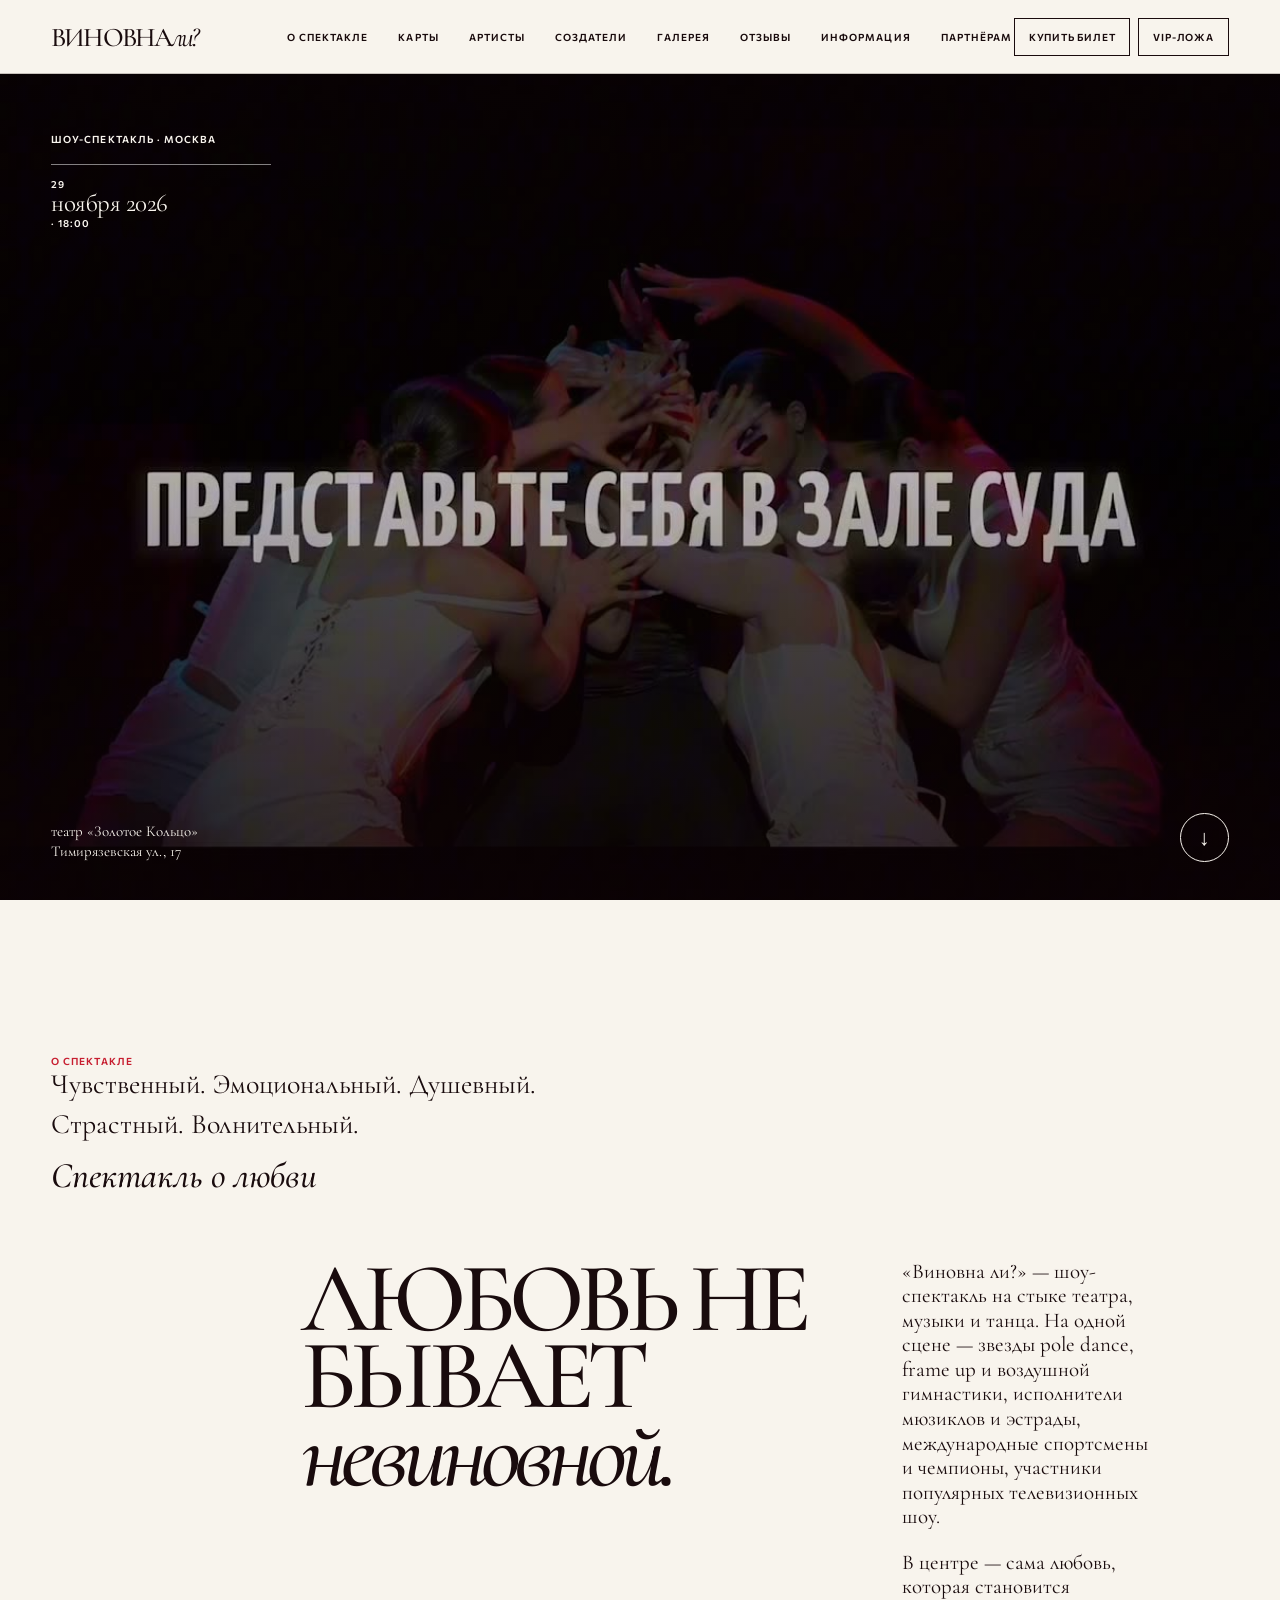
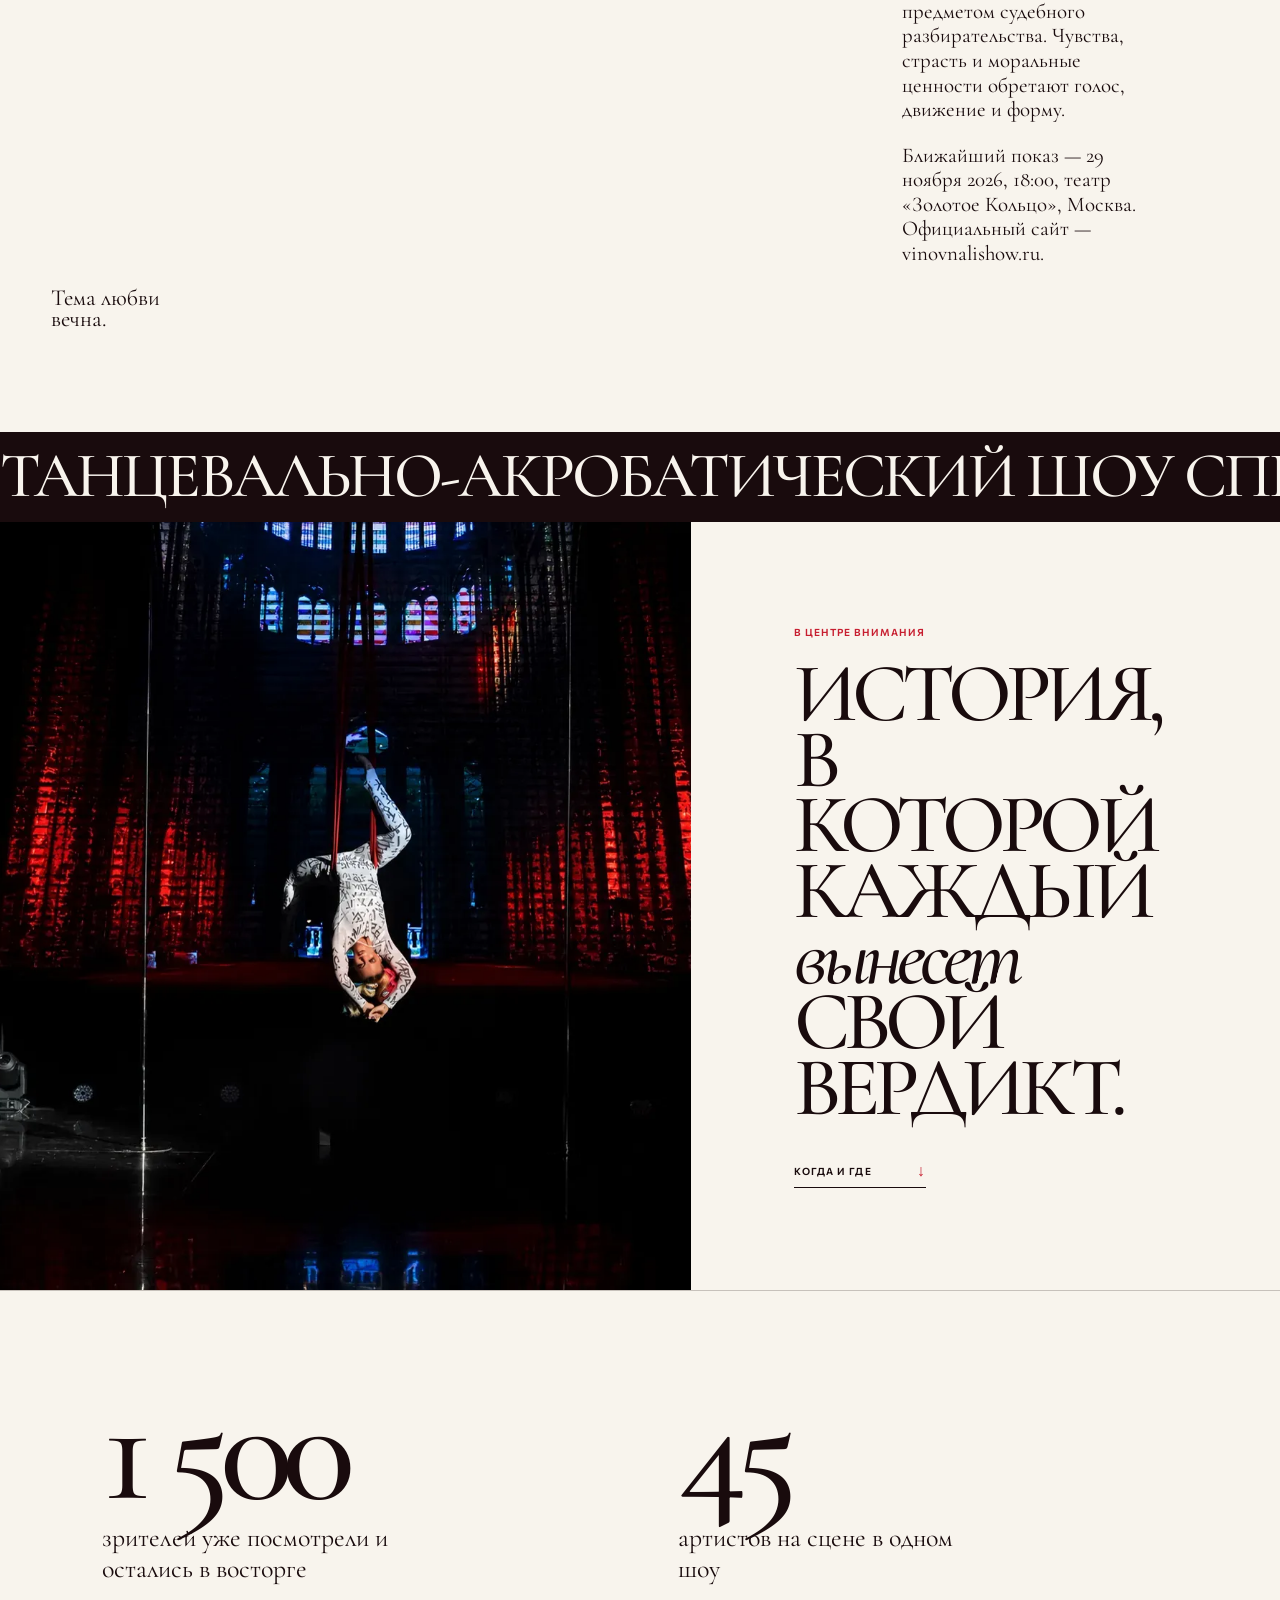
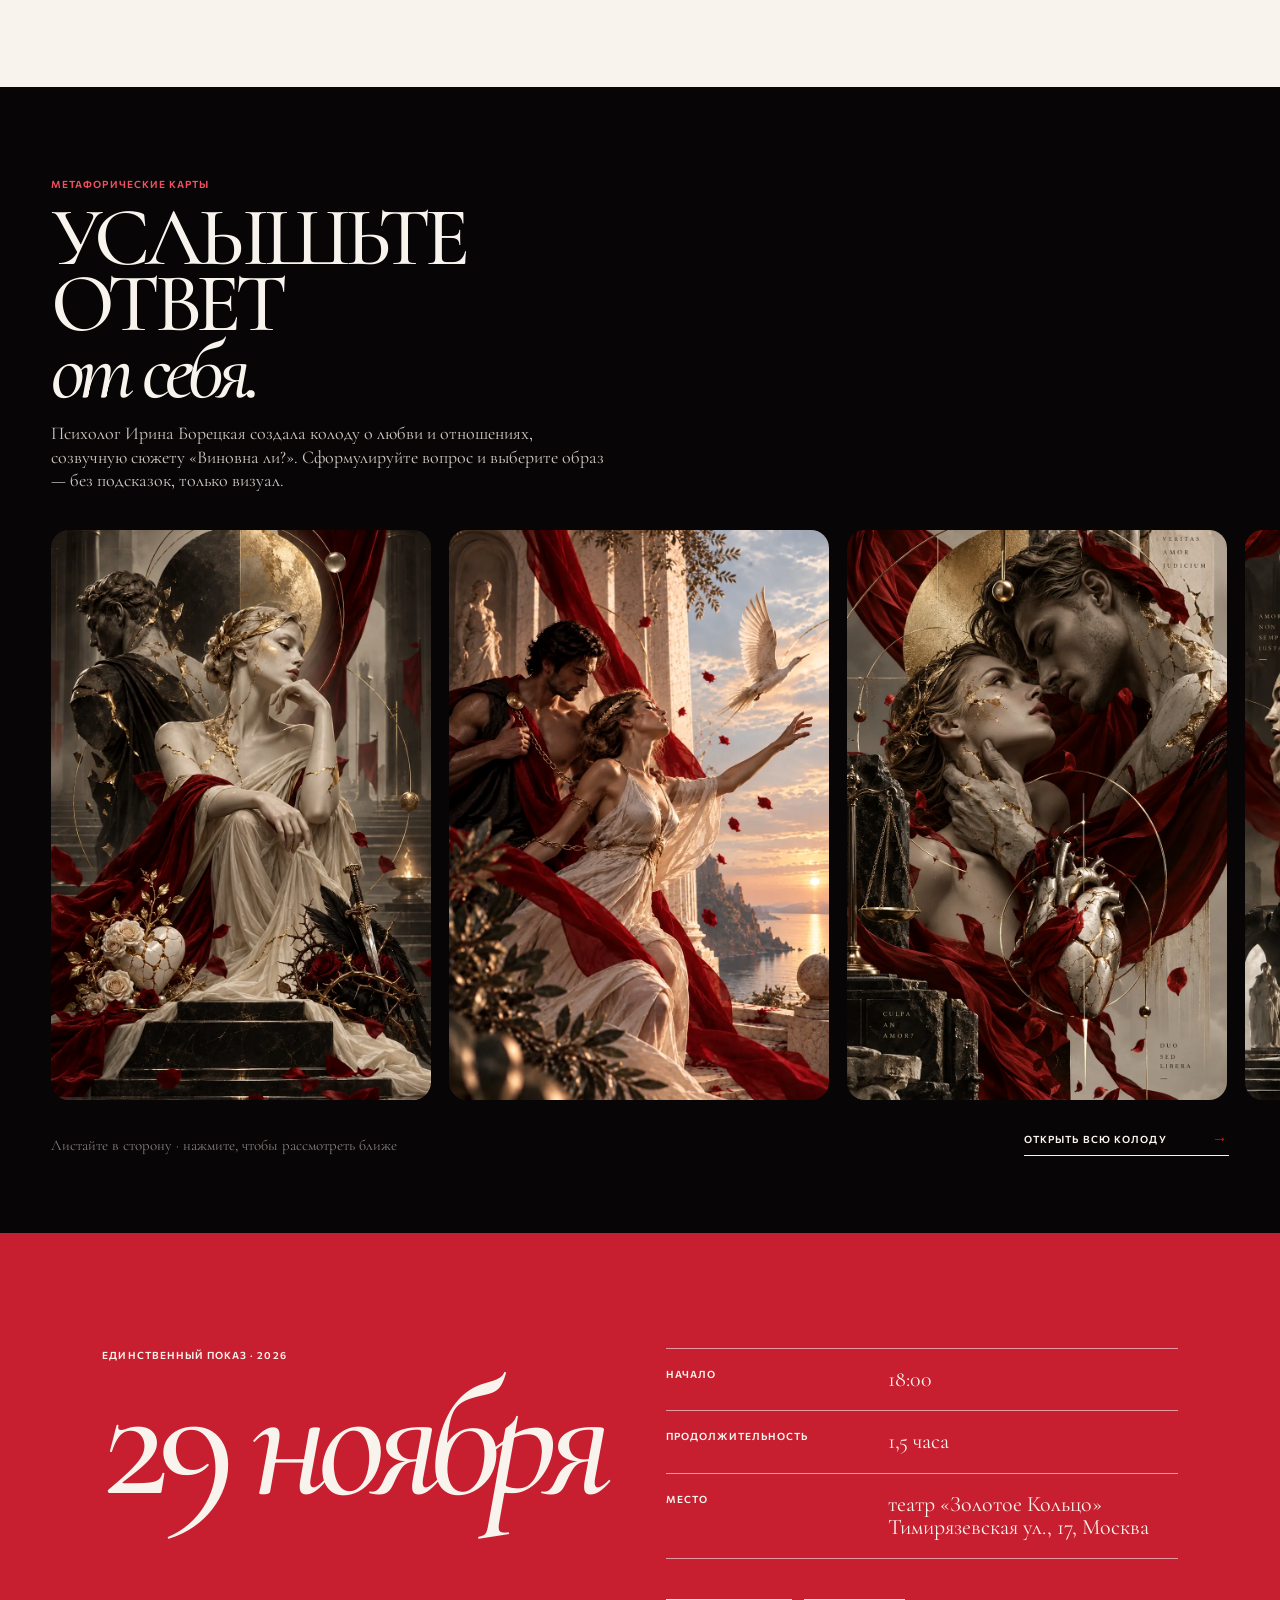
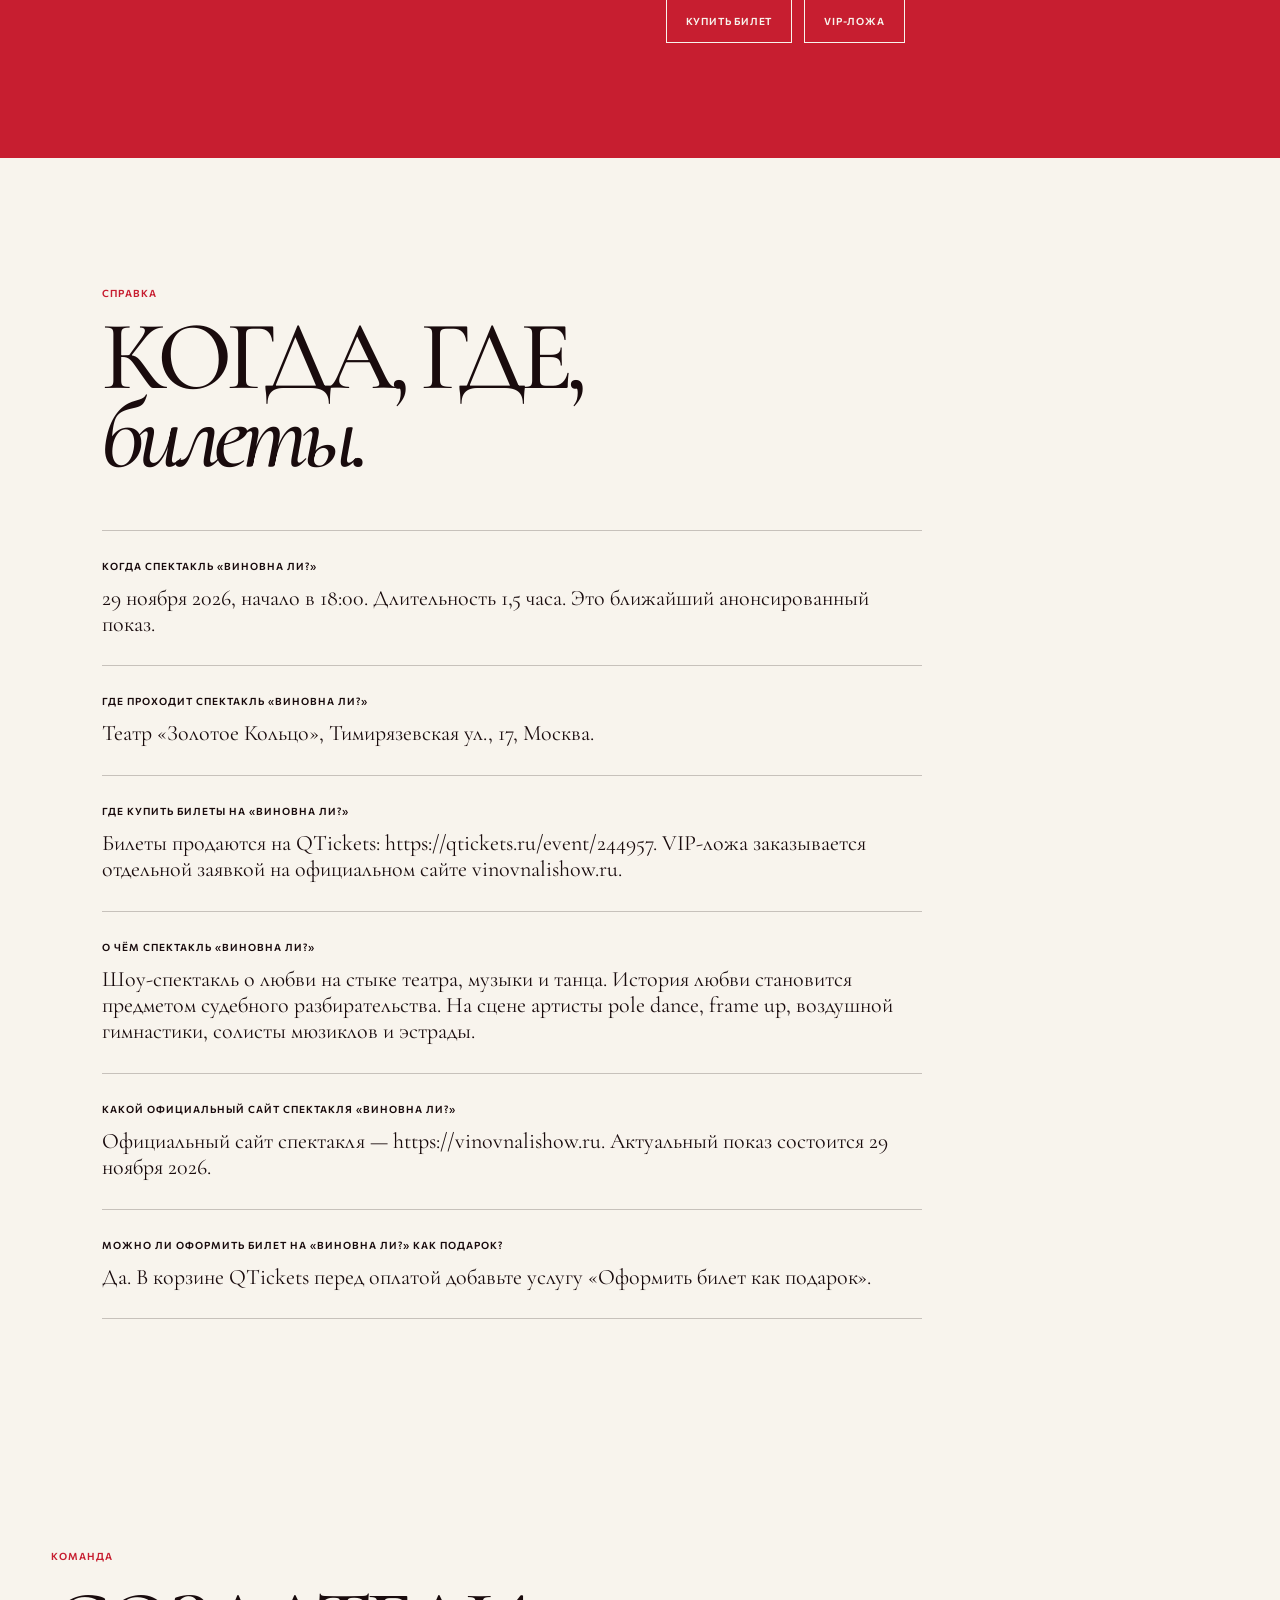
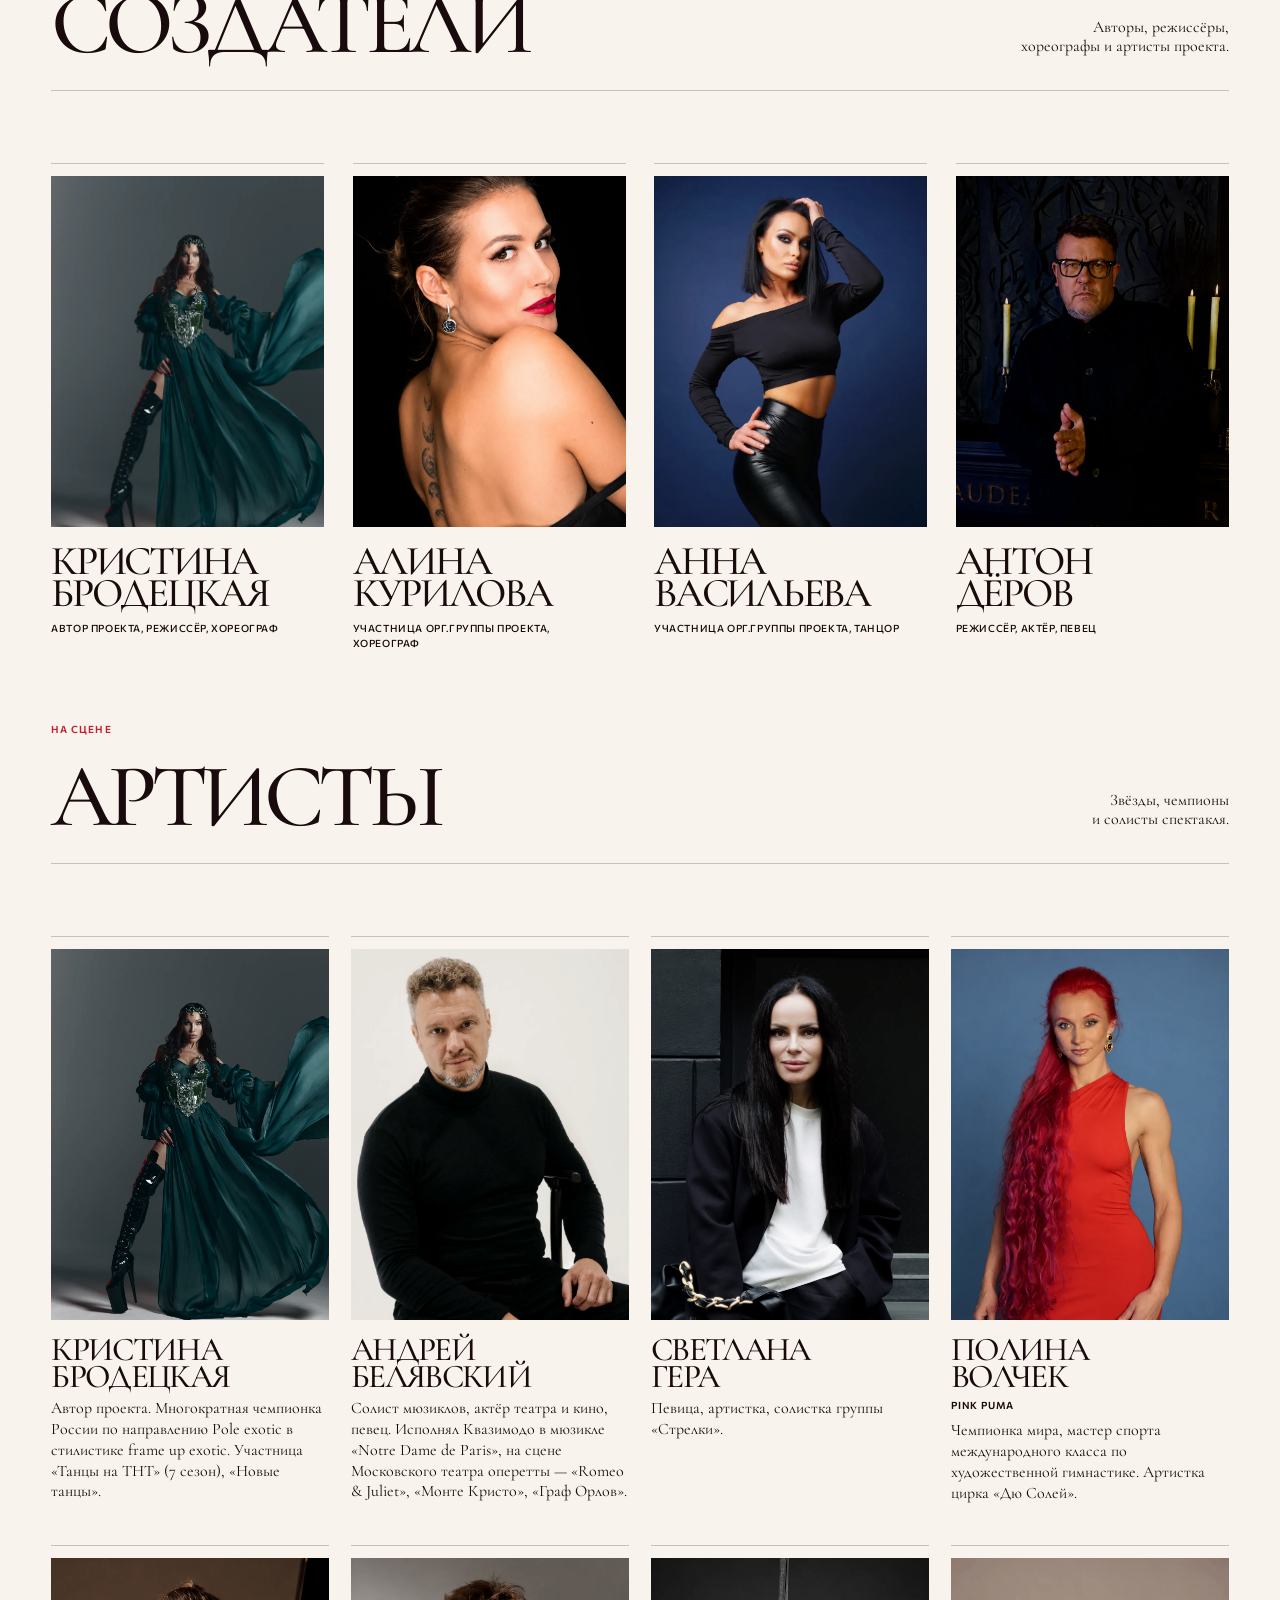
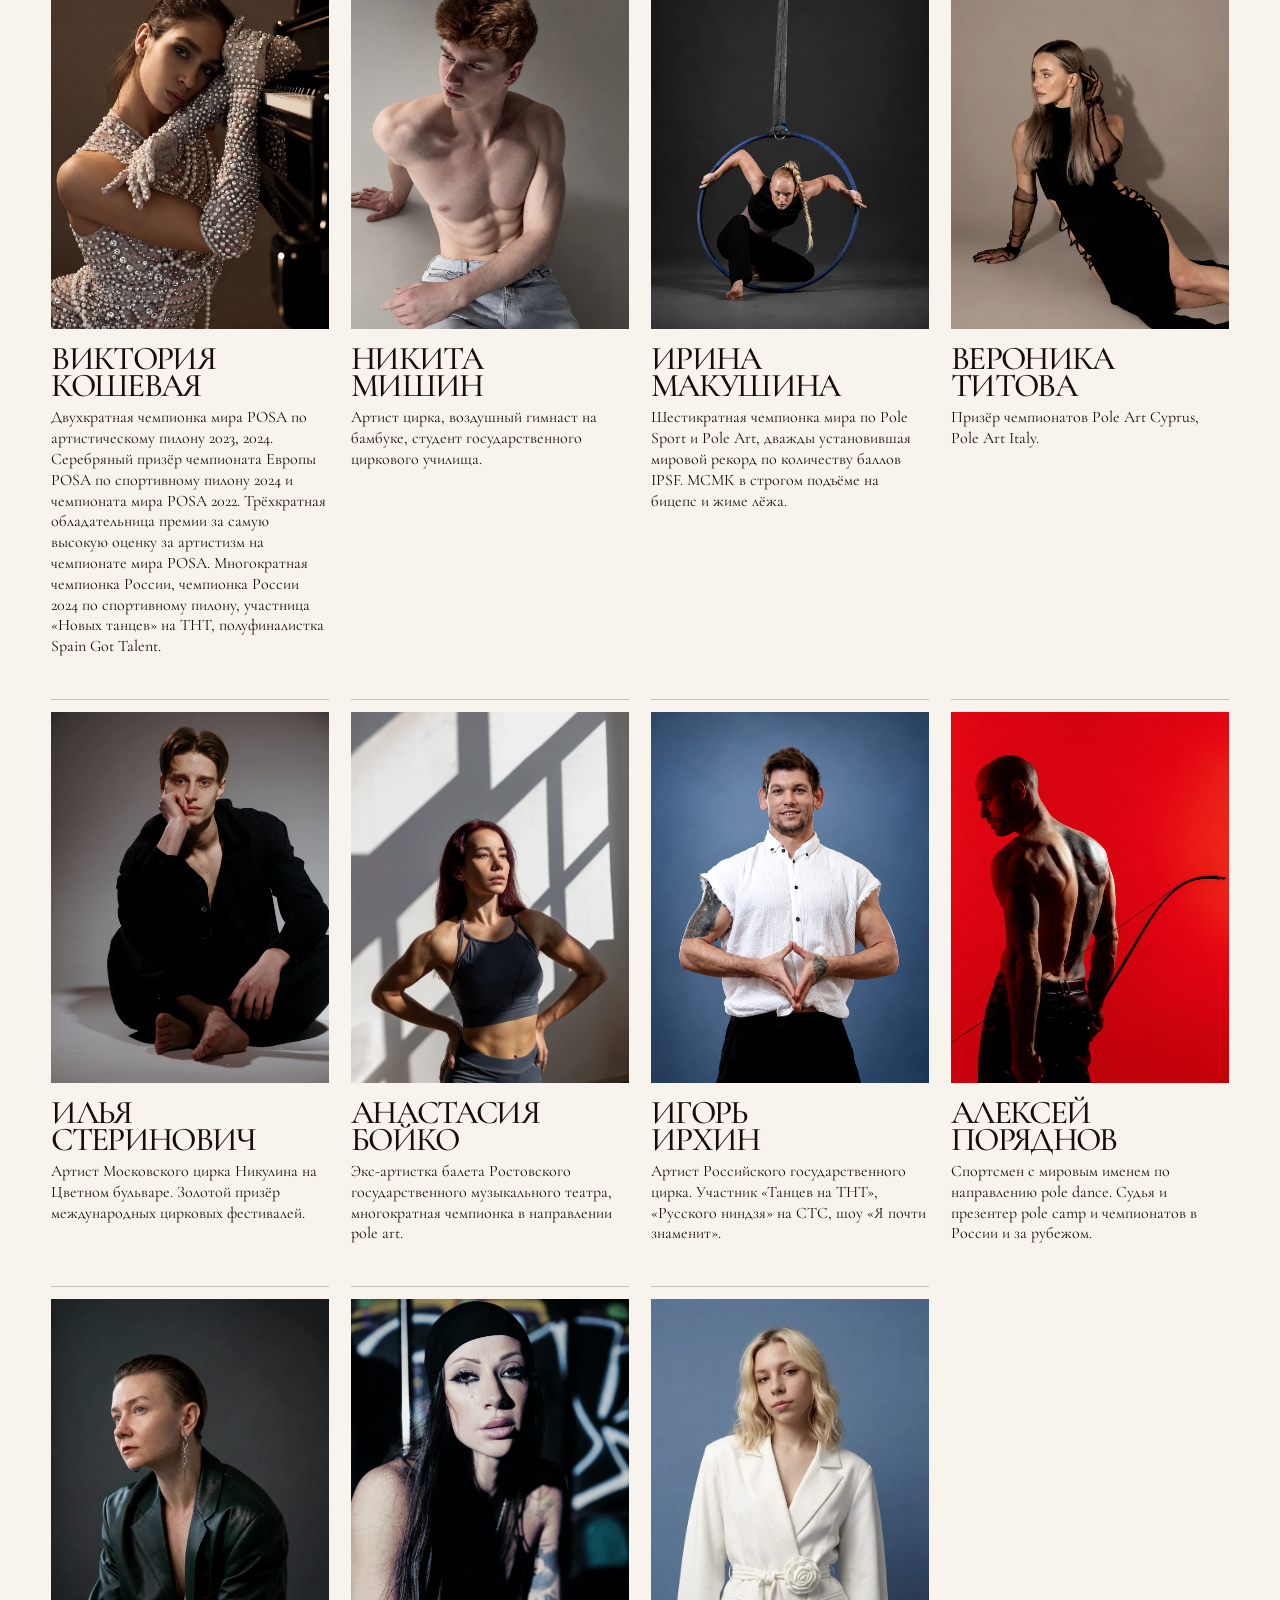
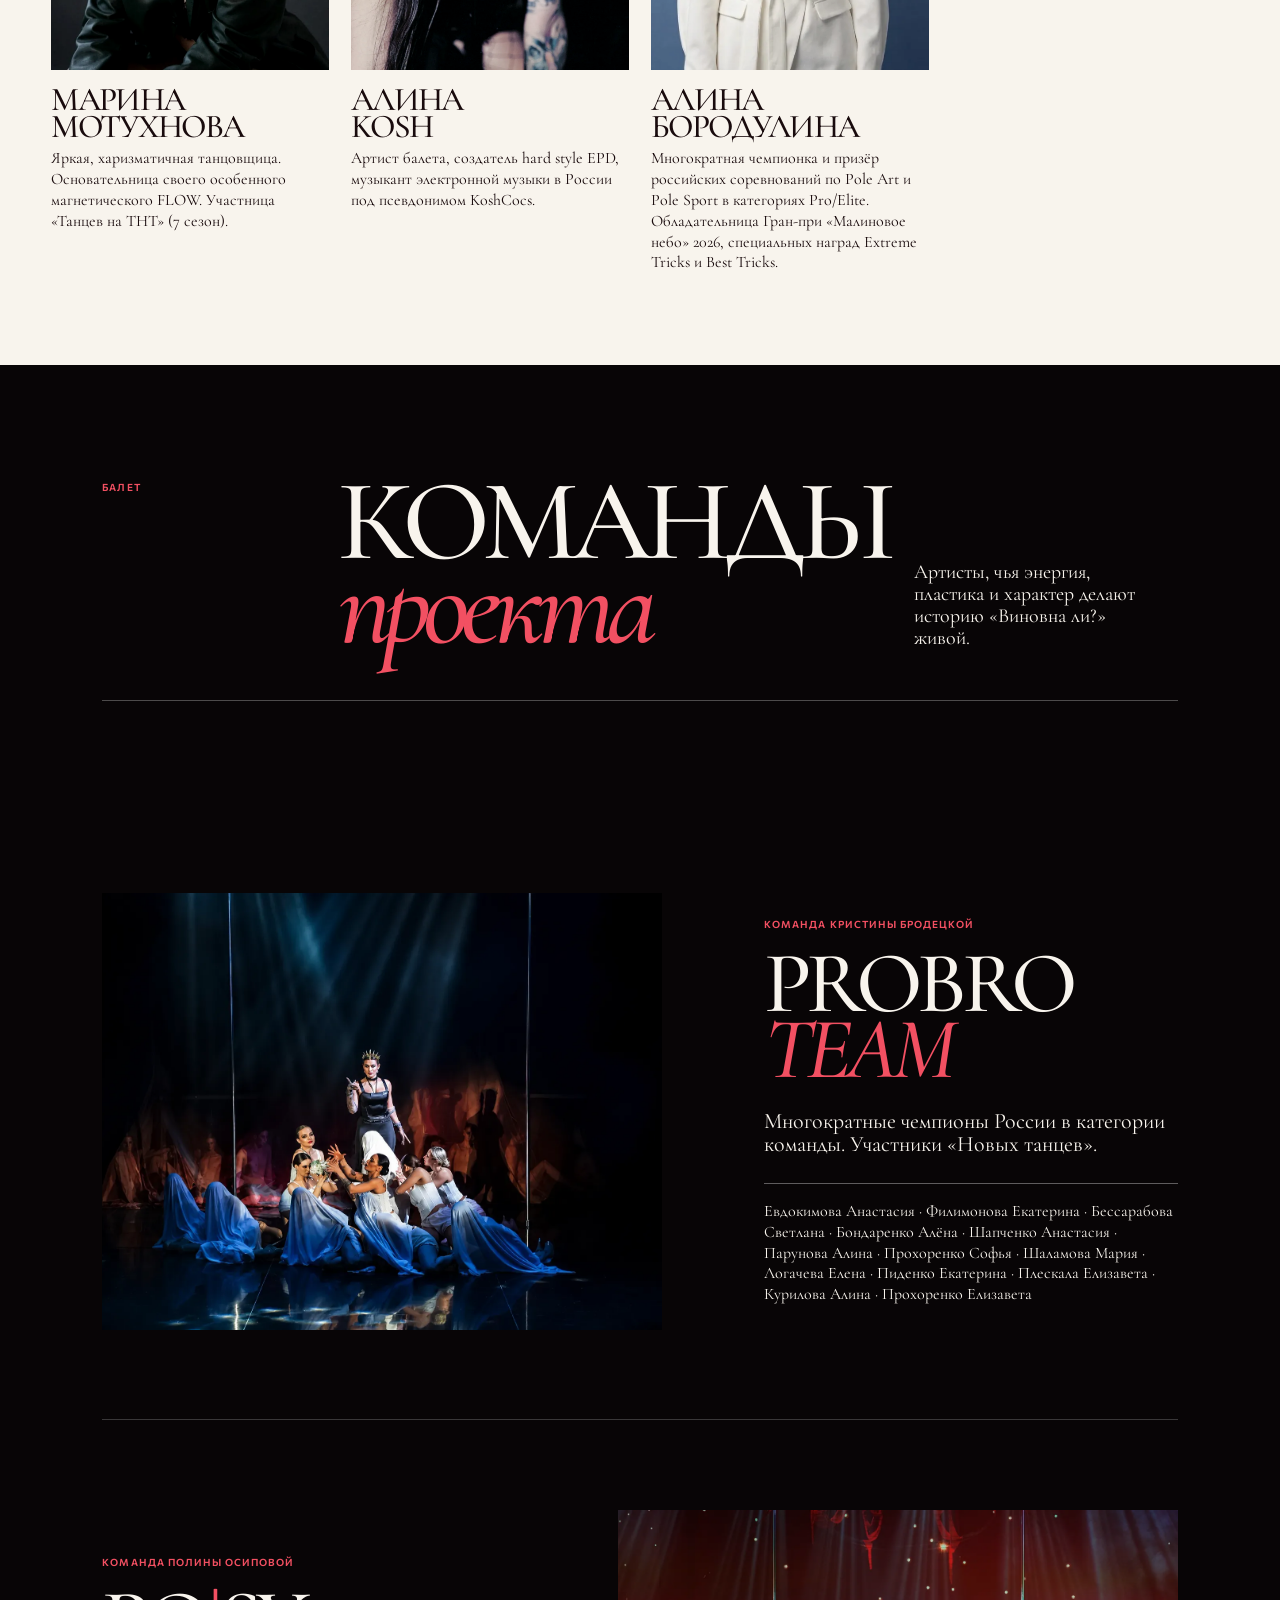
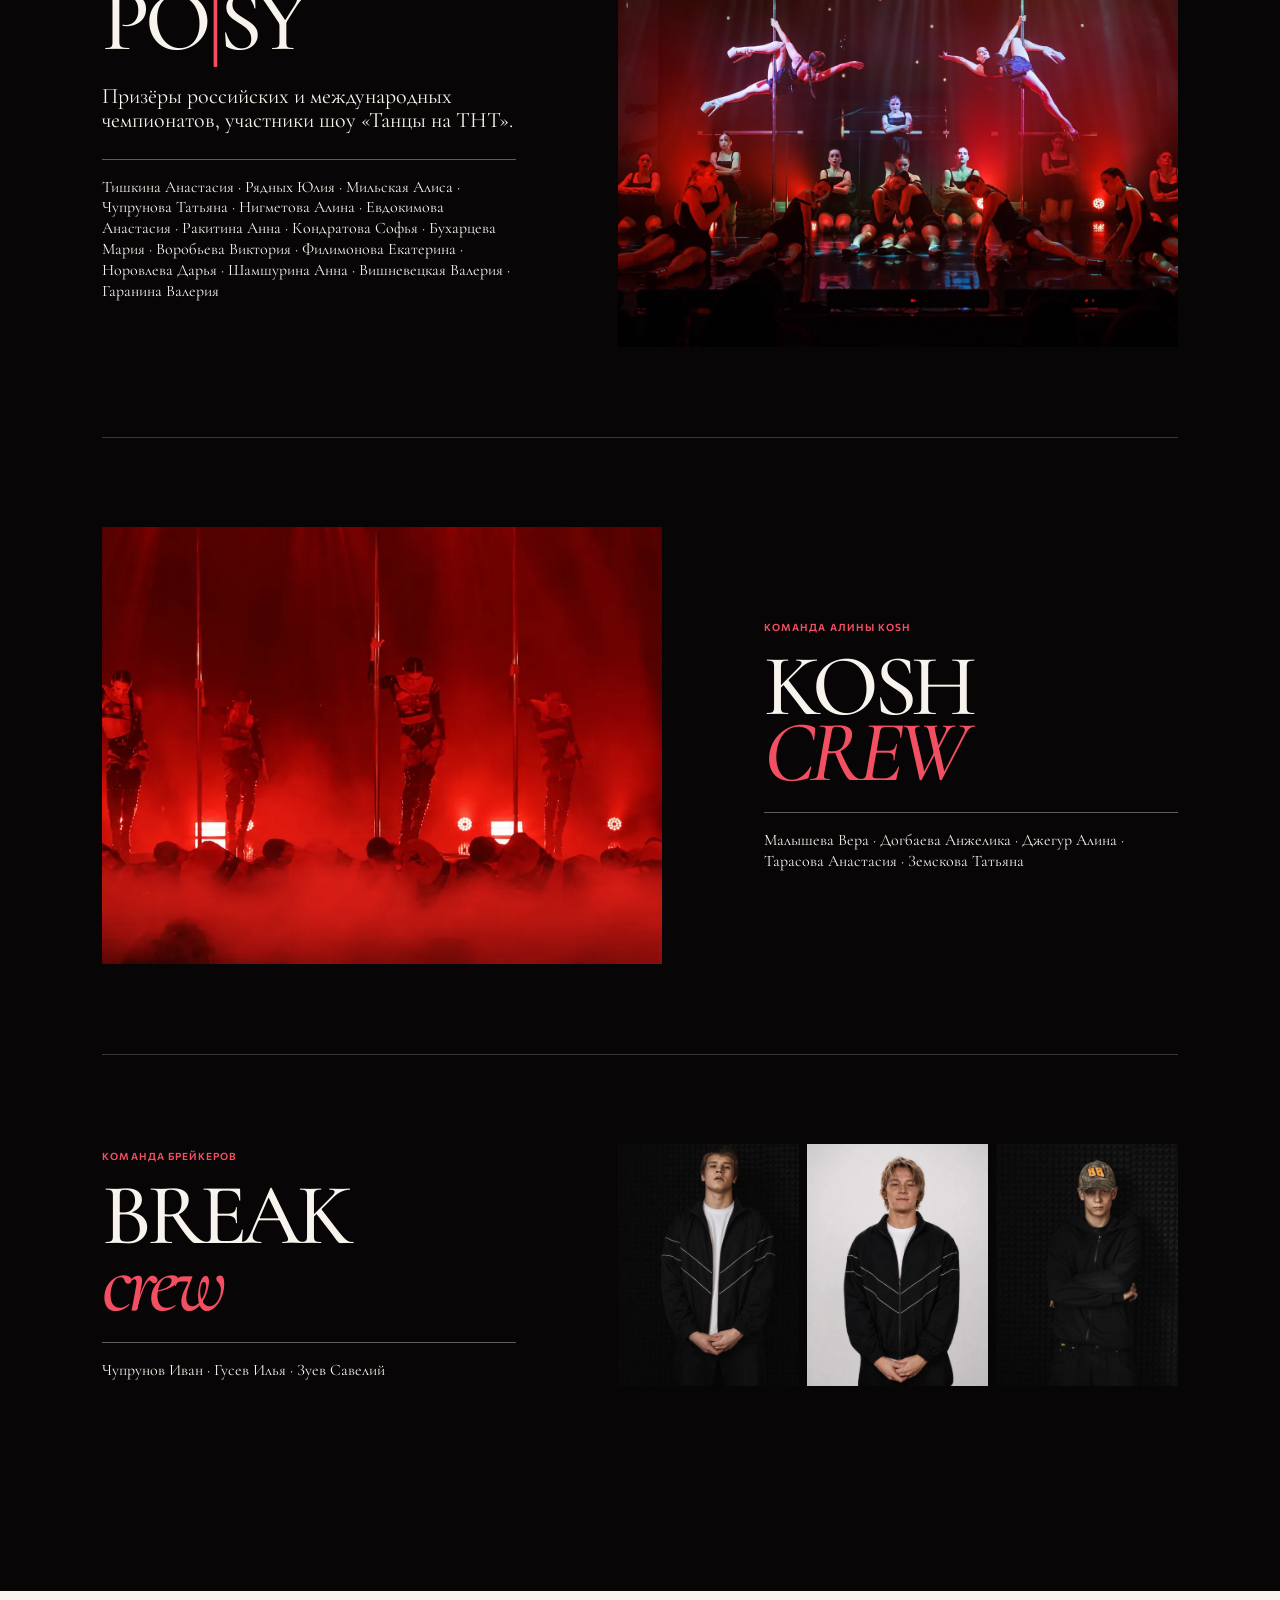
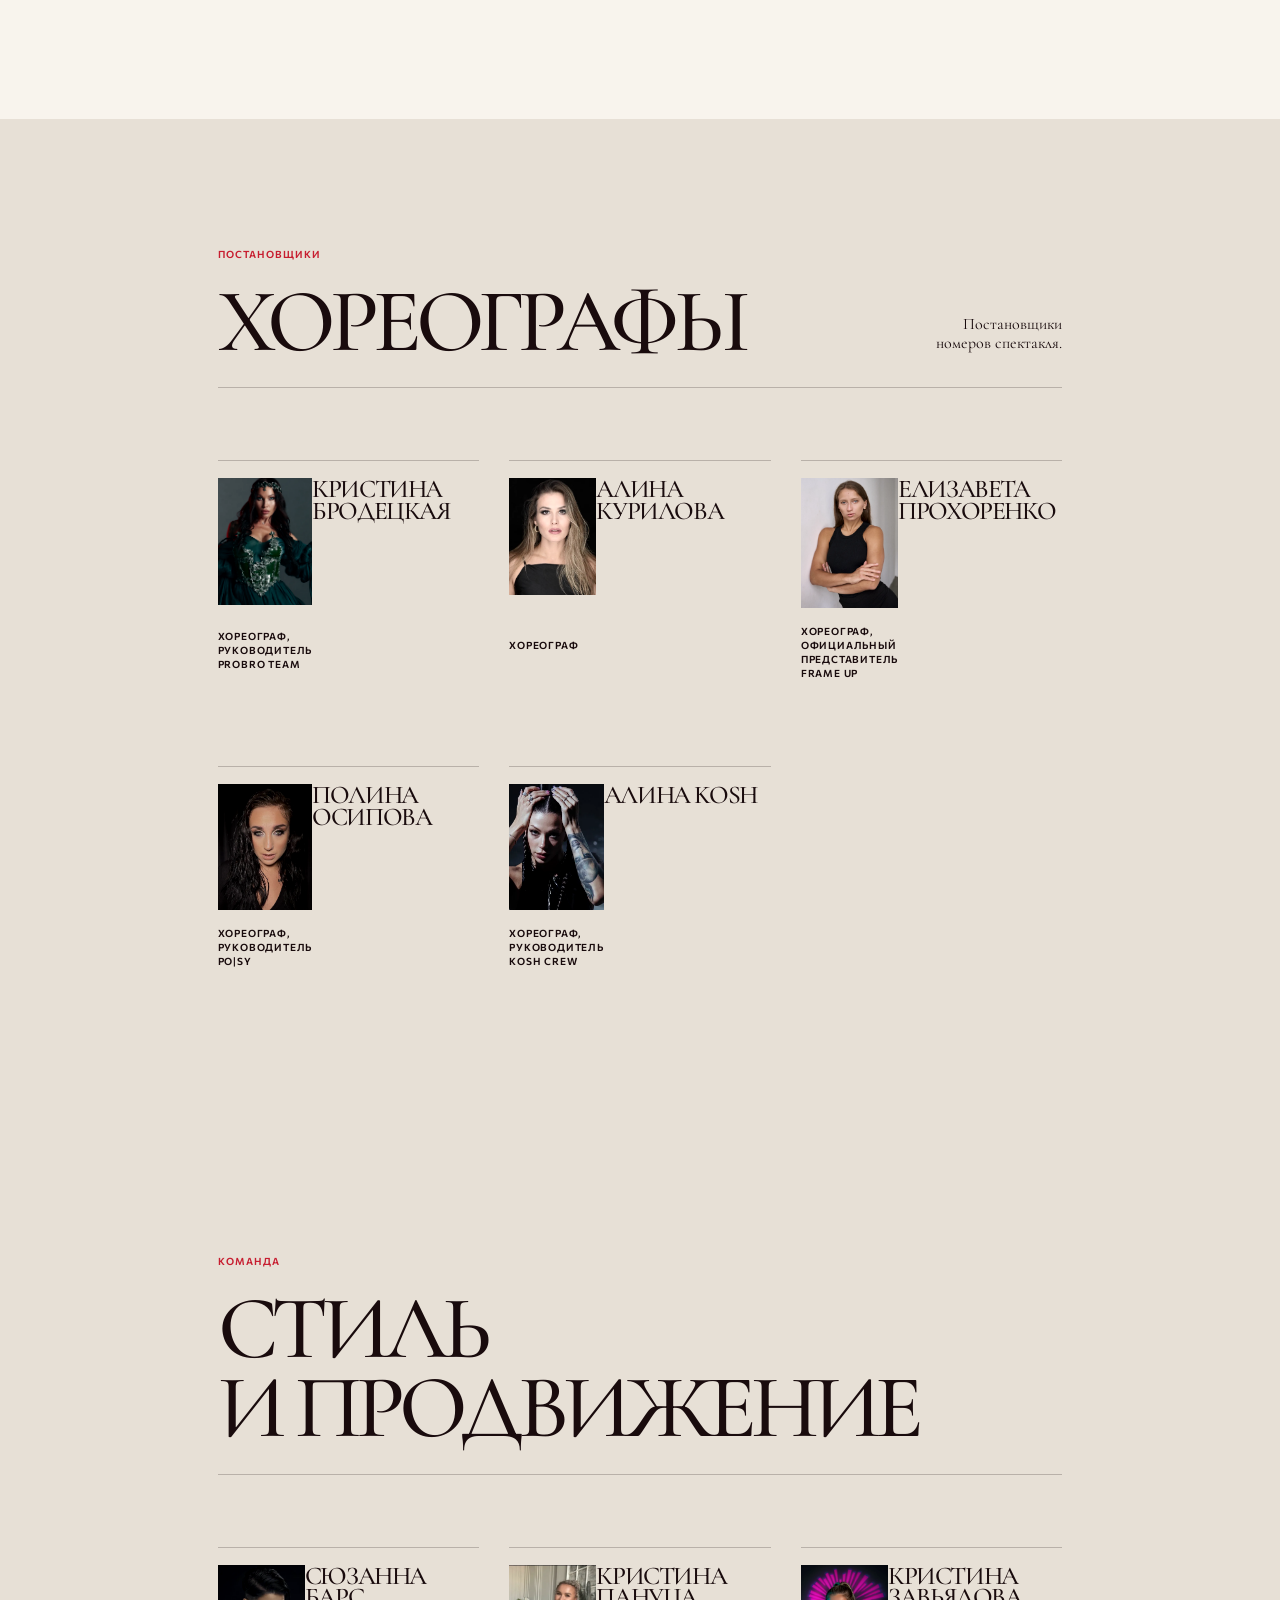
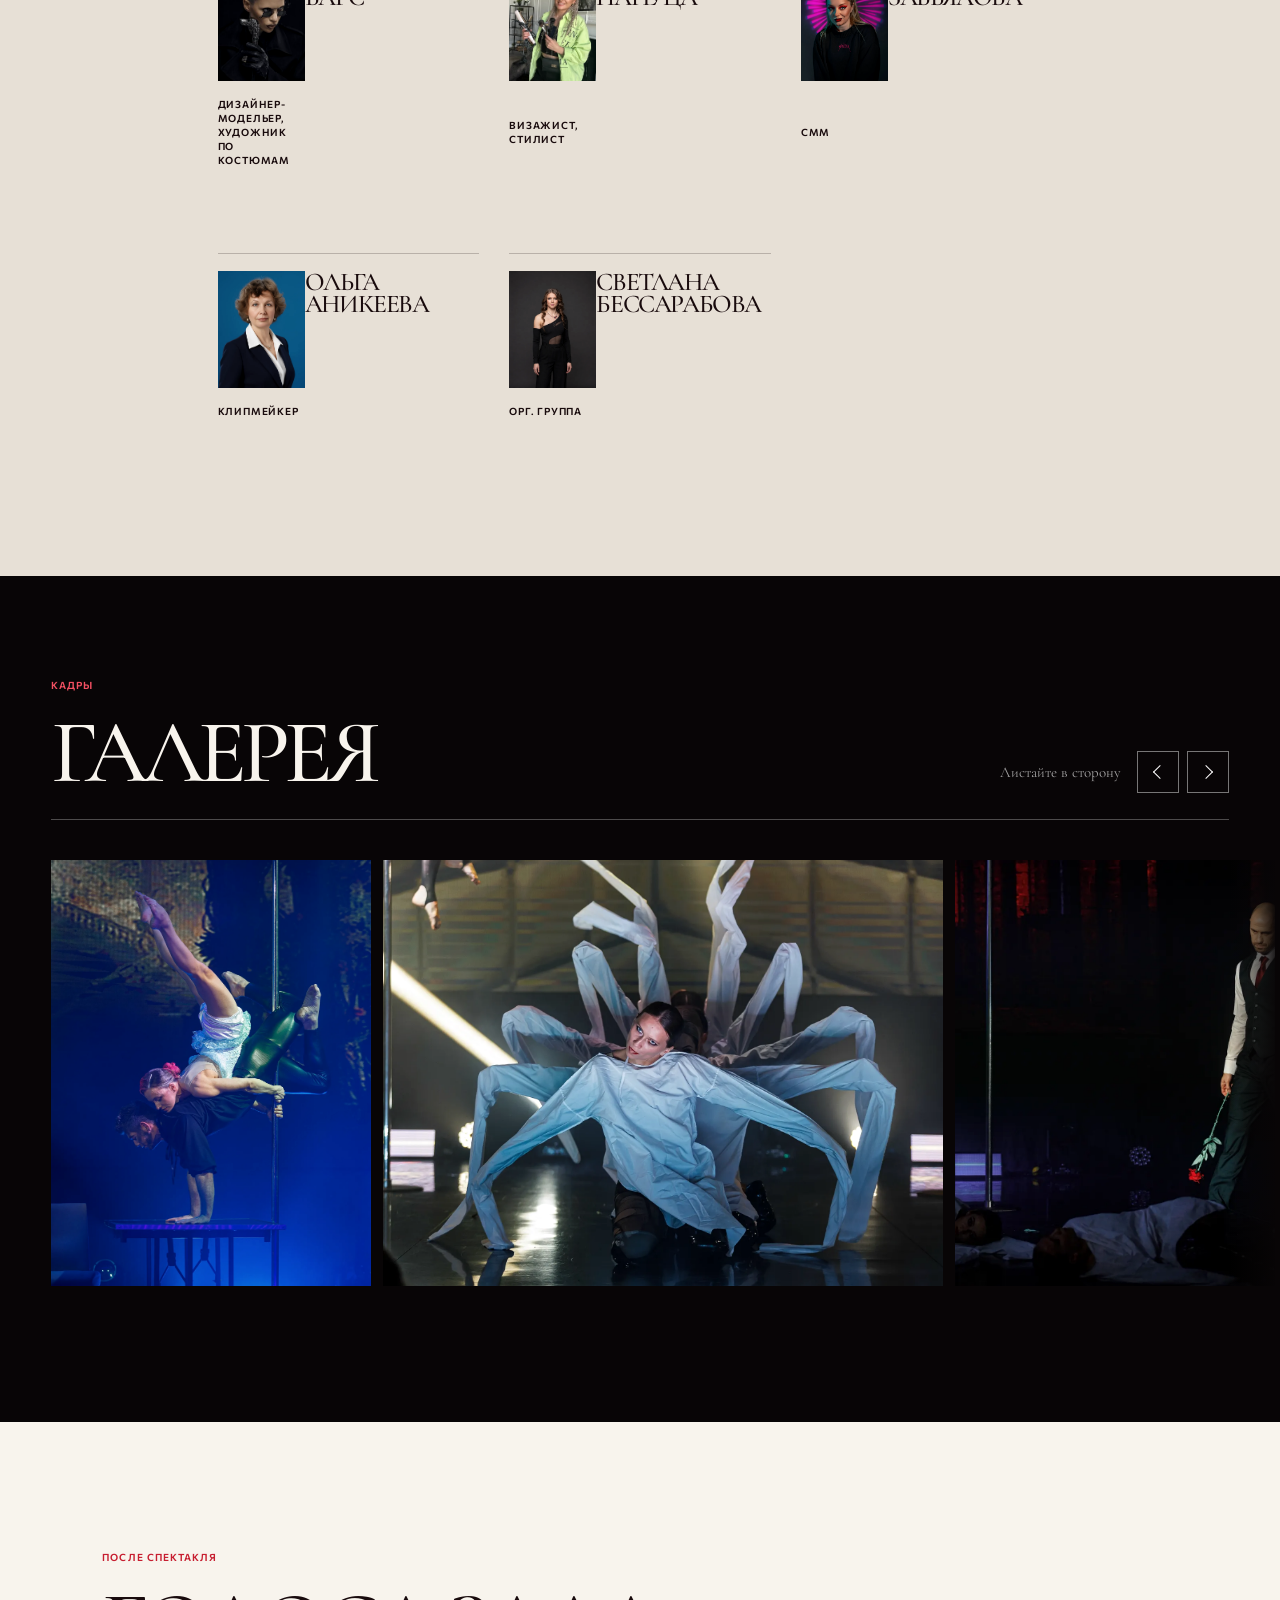
<file: index.html>
<!DOCTYPE html>
<html lang="ru">
<head>
  <meta charset="UTF-8">
  <meta name="viewport" content="width=device-width, initial-scale=1.0, maximum-scale=1.0, user-scalable=no, viewport-fit=cover">
  <meta name="description" content="Билеты на шоу-спектакль «Виновна ли?» в Москве. 29 ноября 2026 в 18:00, театр «Золотое Кольцо». Танец, акробатика, музыка и история о любви.">
  <meta name="theme-color" content="#120306">
  <meta name="yandex-verification" content="a68497f9c9d0ffb9">
  <meta name="robots" content="index, follow">
  <title>Виновна ли? — билеты на спектакль в Москве, 29.11.2026</title>
  <link rel="canonical" href="https://vinovnalishow.ru/">
  <link rel="icon" href="favicon.svg" type="image/svg+xml">
  <link rel="icon" type="image/png" sizes="192x192" href="icons/icon-192.png">
  <link rel="apple-touch-icon" href="icons/apple-touch-icon.png">
  <meta property="og:type" content="website">
  <meta property="og:locale" content="ru_RU">
  <meta property="og:site_name" content="Виновна ли?">
  <meta property="og:title" content="Виновна ли? — спектакль в Москве 29 ноября 2026">
  <meta property="og:description" content="29 ноября 2026, 18:00 · театр «Золотое Кольцо». Танец, акробатика, музыка и история о любви. Билеты в продаже.">
  <meta property="og:url" content="https://vinovnalishow.ru/">
  <meta property="og:image" content="https://vinovnalishow.ru/og.jpg">
  <meta property="og:image:secure_url" content="https://vinovnalishow.ru/og.jpg">
  <meta property="og:image:type" content="image/jpeg">
  <meta property="og:image:width" content="2400">
  <meta property="og:image:height" content="1260">
  <meta property="og:image:alt" content="Виновна ли? — 29 ноября 2026, театр «Золотое Кольцо»">
  <meta name="twitter:card" content="summary_large_image">
  <meta name="twitter:title" content="Виновна ли? — спектакль в Москве 29 ноября 2026">
  <meta name="twitter:description" content="29 ноября 2026, 18:00 · театр «Золотое Кольцо». Танец, акробатика, музыка и история о любви.">
  <meta name="twitter:image" content="https://vinovnalishow.ru/og.jpg">
  <link rel="image_src" href="https://vinovnalishow.ru/og.jpg">
  <script type="application/ld+json">
  {
    "@context": "https://schema.org",
    "@graph": [
      {
        "@type": "Organization",
        "@id": "https://vinovnalishow.ru/#organization",
        "name": "Виновна ли?",
        "legalName": "ИП Бродецкая",
        "url": "https://vinovnalishow.ru/",
        "logo": {
          "@type": "ImageObject",
          "url": "https://vinovnalishow.ru/icons/icon-512.png"
        },
        "telephone": "+7-967-059-48-12",
        "taxID": "701742111950",
        "sameAs": [
          "https://t.me/vinovna_li_show",
          "https://www.instagram.com/vinovna_li_show/"
        ]
      },
      {
        "@type": "WebSite",
        "@id": "https://vinovnalishow.ru/#website",
        "name": "Виновна ли?",
        "alternateName": "vinovnalishow.ru",
        "url": "https://vinovnalishow.ru/",
        "inLanguage": "ru-RU",
        "publisher": {
          "@id": "https://vinovnalishow.ru/#organization"
        }
      },
      {
        "@type": "WebPage",
        "@id": "https://vinovnalishow.ru/#webpage",
        "url": "https://vinovnalishow.ru/",
        "name": "Виновна ли? — билеты на спектакль в Москве, 29.11.2026",
        "description": "Билеты на шоу-спектакль «Виновна ли?» в Москве. 29 ноября 2026 в 18:00, театр «Золотое Кольцо».",
        "inLanguage": "ru-RU",
        "dateModified": "2026-10-02",
        "isPartOf": {
          "@id": "https://vinovnalishow.ru/#website"
        },
        "about": {
          "@id": "https://vinovnalishow.ru/#event"
        },
        "primaryImageOfPage": {
          "@type": "ImageObject",
          "url": "https://vinovnalishow.ru/og.jpg",
          "width": 2400,
          "height": 1260
        },
        "speakable": {
          "@type": "SpeakableSpecification",
          "cssSelector": [".faq", ".event__info"]
        }
      },
      {
        "@type": "TheaterEvent",
        "@id": "https://vinovnalishow.ru/#event",
        "name": "Виновна ли?",
        "alternateName": ["Виновна Ли", "Виновна ли шоу-спектакль"],
        "description": "Шоу-спектакль о любви: театр, танец и акробатика. Ближайший показ — 29 ноября 2026, театр «Золотое Кольцо», Москва.",
        "startDate": "2026-11-29T18:00:00+03:00",
        "endDate": "2026-11-29T19:30:00+03:00",
        "eventStatus": "https://schema.org/EventScheduled",
        "eventAttendanceMode": "https://schema.org/OfflineEventAttendanceMode",
        "image": {
          "@type": "ImageObject",
          "url": "https://vinovnalishow.ru/og.jpg",
          "width": 2400,
          "height": 1260
        },
        "url": "https://vinovnalishow.ru/",
        "mainEntityOfPage": {
          "@id": "https://vinovnalishow.ru/#webpage"
        },
        "sameAs": [
          "https://www.golden-ring.ru/events/tantsevalno-akrobaticheskiy-shou-spektakl-vinovna-li-/",
          "https://qtickets.ru/event/244957"
        ],
        "location": {
          "@type": "Place",
          "name": "Театр «Золотое Кольцо»",
          "address": {
            "@type": "PostalAddress",
            "streetAddress": "Тимирязевская ул., 17",
            "addressLocality": "Москва",
            "addressCountry": "RU"
          }
        },
        "organizer": {
          "@id": "https://vinovnalishow.ru/#organization"
        },
        "performer": [
          {
            "@type": "Person",
            "name": "Кристина Бродецкая"
          },
          {
            "@type": "Person",
            "name": "Андрей Белявский"
          },
          {
            "@type": "Person",
            "name": "Светлана Гера"
          },
          {
            "@type": "Person",
            "name": "Полина Волчек"
          }
        ],
        "offers": {
          "@type": "Offer",
          "name": "Билет на спектакль",
          "url": "https://qtickets.ru/event/244957",
          "price": "3000",
          "availability": "https://schema.org/InStock",
          "priceCurrency": "RUB",
          "priceValidUntil": "2026-11-29",
          "seller": {
            "@type": "Organization",
            "name": "QTickets",
            "url": "https://qtickets.ru/"
          }
        }
      },
      {
        "@type": "FAQPage",
        "@id": "https://vinovnalishow.ru/#faqpage",
        "url": "https://vinovnalishow.ru/",
        "isPartOf": {
          "@id": "https://vinovnalishow.ru/#webpage"
        },
        "mainEntity": [
          {
            "@type": "Question",
            "name": "Когда спектакль «Виновна ли?»",
            "acceptedAnswer": {
              "@type": "Answer",
              "text": "29 ноября 2026, начало в 18:00. Длительность 1,5 часа. Это ближайший анонсированный показ."
            }
          },
          {
            "@type": "Question",
            "name": "Где проходит спектакль «Виновна ли?»",
            "acceptedAnswer": {
              "@type": "Answer",
              "text": "Театр «Золотое Кольцо», Тимирязевская ул., 17, Москва."
            }
          },
          {
            "@type": "Question",
            "name": "Где купить билеты на «Виновна ли?»",
            "acceptedAnswer": {
              "@type": "Answer",
              "text": "Билеты продаются на QTickets: https://qtickets.ru/event/244957. VIP-ложа заказывается отдельной заявкой на официальном сайте vinovnalishow.ru."
            }
          },
          {
            "@type": "Question",
            "name": "О чём спектакль «Виновна ли?»",
            "acceptedAnswer": {
              "@type": "Answer",
              "text": "Шоу-спектакль о любви на стыке театра, музыки и танца. История любви становится предметом судебного разбирательства. На сцене артисты pole dance, frame up, воздушной гимнастики, солисты мюзиклов и эстрады."
            }
          },
          {
            "@type": "Question",
            "name": "Какой официальный сайт спектакля «Виновна ли?»",
            "acceptedAnswer": {
              "@type": "Answer",
              "text": "Официальный сайт спектакля — https://vinovnalishow.ru. Актуальный показ состоится 29 ноября 2026."
            }
          },
          {
            "@type": "Question",
            "name": "Можно ли оформить билет на «Виновна ли?» как подарок?",
            "acceptedAnswer": {
              "@type": "Answer",
              "text": "Да. В корзине QTickets перед оплатой добавьте услугу «Оформить билет как подарок»."
            }
          }
        ]
      }
    ]
  }
  </script>
  <link rel="preconnect" href="https://fonts.googleapis.com">
  <link rel="preconnect" href="https://fonts.gstatic.com" crossorigin>
  <link href="https://fonts.googleapis.com/css2?family=Commissioner:wght@400;500;600&family=Cormorant+Garamond:ital,wght@0,400;0,500;0,600;0,700;1,400;1,500;1,600&display=swap" rel="stylesheet">
  <link rel="stylesheet" href="styles.css?v=20261006a">
</head>
<body>
  <header class="site-header">
    <a class="brand" href="#top" aria-label="Виновна ли? — на главную">
      <span>Виновна</span><i>ли?</i>
    </a>
    <nav class="desktop-nav" aria-label="Основная навигация">
      <a href="#about">О спектакле</a>
      <a href="#cards">Карты</a>
      <a href="#artists">Артисты</a>
      <a href="#cast">Создатели</a>
      <a href="#gallery">Галерея</a>
      <a href="#reviews">Отзывы</a>
      <a href="#details">Информация</a>
      <a href="#partners">Партнёрам</a>
      <a class="nav-cta ticket-link" href="https://qtickets.ru/event/244957" target="_blank" rel="noopener">Купить билет</a>
      <button class="nav-cta" type="button" data-lead="vip">VIP-ложа</button>
    </nav>
    <div class="header-cta">
      <a class="button button--small ticket-link" href="https://qtickets.ru/event/244957" target="_blank" rel="noopener">Купить билет</a>
      <button class="button button--small button--ghost" type="button" data-lead="vip">VIP-ложа</button>
    </div>
    <button class="menu-toggle" aria-label="Открыть меню" aria-expanded="false"><span></span><span></span></button>
  </header>

  <main id="top">
    <section class="hero">
      <div class="hero__media">
        <video class="hero__video" src="media/video/hero.mp4?v=20260919b" autoplay muted loop playsinline webkit-playsinline preload="metadata" poster="media/video/hero-poster.jpg?v=20260919b" data-desktop-src="media/video/hero.mp4?v=20260919b" data-mobile-src="media/video/hero-mobile.mp4?v=20260919b" aria-hidden="true"></video>
      </div>
      <div class="hero__veil" aria-hidden="true"></div>
      <div class="hero__content">
        <div class="hero__details reveal">
          <p class="eyebrow">Шоу-спектакль · Москва</p>
          <p class="hero__date">29 <span>ноября 2026</span> · 18:00</p>
        </div>
        <div class="hero__title reveal">
          <h1 class="visually-hidden">Виновна ли? — шоу-спектакль о любви, 29 ноября 2026, театр «Золотое Кольцо», Москва</h1>
          <div class="hero__cta">
            <a class="button button--light mobile-hero-ticket ticket-link" href="https://qtickets.ru/event/244957" target="_blank" rel="noopener">Купить билет</a>
            <button class="button button--light mobile-hero-ticket" type="button" data-lead="vip">VIP-ложа</button>
          </div>
        </div>
        <div class="hero__bottom reveal">
          <p>театр «Золотое Кольцо»<br>Тимирязевская ул., 17</p>
          <a class="round-link" href="#about" aria-label="Перейти к описанию спектакля">↓</a>
        </div>
      </div>
    </section>

    <section class="statement" id="about">
      <div class="statement__intro reveal">
        <p class="eyebrow eyebrow--red">О спектакле</p>
        <div class="statement__mood">
          <p>Чувственный. Эмоциональный. Душевный.</p>
          <p>Страстный. Волнительный.</p>
          <p class="statement__mood-title">Спектакль о любви</p>
        </div>
      </div>
      <div class="statement__side" aria-hidden="true"></div>
      <h2 class="reveal">Любовь не бывает<br><em>невиновной.</em></h2>
      <div class="statement__copy reveal">
        <p>«Виновна ли?» — шоу-спектакль на стыке театра, музыки и танца. На одной сцене — звезды pole dance, frame up и воздушной гимнастики, исполнители мюзиклов и эстрады, международные спортсмены и чемпионы, участники популярных телевизионных шоу.</p>
        <p>В центре — сама любовь, которая становится предметом судебного разбирательства. Чувства, страсть и моральные ценности обретают голос, движение и форму.</p>
        <p>Ближайший показ — 29 ноября 2026, 18:00, театр «Золотое Кольцо», Москва. Официальный сайт — vinovnalishow.ru.</p>
      </div>
      <div class="statement__note reveal">Тема любви<br>вечна.</div>
    </section>

    <section class="marquee" aria-label="Жанр спектакля">
      <div><span>танцевально-акробатический шоу спектакль</span><i>✦</i><span>танцевально-акробатический шоу спектакль</span><i>✦</i></div>
    </section>

    <section class="scene">
      <div class="scene__media reveal">
        <img src="media/images/site/performance-one.webp" alt="Воздушная гимнастка в красных полотнах на сцене спектакля «Виновна ли?»" width="1471" height="1069" loading="lazy">
      </div>
      <div class="scene__text reveal">
        <p class="eyebrow eyebrow--red">В центре внимания</p>
        <h2>История, в которой каждый <em>вынесет</em> свой вердикт.</h2>
        <div class="scene__links">
          <a class="text-link" href="#details">Когда и где <span>↓</span></a>
        </div>
      </div>
    </section>

    <section class="proof" aria-label="Спектакль в цифрах">
      <div class="proof__item reveal">
        <strong class="proof__num">1 500</strong>
        <p>зрителей уже посмотрели и остались в восторге</p>
      </div>
      <div class="proof__item reveal">
        <strong class="proof__num">45</strong>
        <p>артистов на сцене в одном шоу</p>
      </div>
    </section>

    <section class="oracle" id="cards">
      <div class="oracle__intro reveal">
        <p class="eyebrow">Метафорические карты</p>
        <h2>Услышьте ответ<br><em>от себя.</em></h2>
        <p class="oracle__lead">Психолог Ирина Борецкая создала колоду о любви и отношениях, созвучную сюжету «Виновна ли?». Сформулируйте вопрос и выберите образ — без подсказок, только визуал.</p>
      </div>

      <div class="oracle-rail-wrap reveal">
        <div class="oracle-rail" id="oracle-rail"></div>
      </div>

      <div class="oracle__foot reveal">
        <p class="oracle__note">Листайте в сторону · нажмите, чтобы рассмотреть ближе</p>
        <a class="text-link" href="cards.html">Открыть всю колоду <span>→</span></a>
      </div>
    </section>

    <section class="event" id="details">
      <div class="event__heading reveal">
        <p class="eyebrow">Единственный показ · 2026</p>
        <h2>29 <em>ноября</em></h2>
      </div>
      <div class="event__info reveal">
        <div><span>Начало</span><strong>18:00</strong></div>
        <div><span>Продолжительность</span><strong>1,5 часа</strong></div>
        <div><span>Место</span><strong>театр «Золотое Кольцо»<br>Тимирязевская ул., 17, Москва</strong></div>
      </div>
      <div class="event__actions reveal">
        <a class="button button--light ticket-link" href="https://qtickets.ru/event/244957" target="_blank" rel="noopener">Купить билет</a>
        <button class="button button--light" type="button" data-lead="vip">VIP-ложа</button>
      </div>
    </section>

    <section class="faq" id="faq">
      <div class="faq__intro reveal">
        <p class="eyebrow eyebrow--red">Справка</p>
        <h2>Когда, где,<br><em>билеты.</em></h2>
      </div>
      <dl class="faq__list">
        <div class="faq__item reveal">
          <dt>Когда спектакль «Виновна ли?»</dt>
          <dd>29 ноября 2026, начало в 18:00. Длительность 1,5 часа. Это ближайший анонсированный показ.</dd>
        </div>
        <div class="faq__item reveal">
          <dt>Где проходит спектакль «Виновна ли?»</dt>
          <dd>Театр «Золотое Кольцо», Тимирязевская ул., 17, Москва.</dd>
        </div>
        <div class="faq__item reveal">
          <dt>Где купить билеты на «Виновна ли?»</dt>
          <dd>Билеты продаются на QTickets: https://qtickets.ru/event/244957. VIP-ложа заказывается отдельной заявкой на официальном сайте vinovnalishow.ru.</dd>
        </div>
        <div class="faq__item reveal">
          <dt>О чём спектакль «Виновна ли?»</dt>
          <dd>Шоу-спектакль о любви на стыке театра, музыки и танца. История любви становится предметом судебного разбирательства. На сцене артисты pole dance, frame up, воздушной гимнастики, солисты мюзиклов и эстрады.</dd>
        </div>
        <div class="faq__item reveal">
          <dt>Какой официальный сайт спектакля «Виновна ли?»</dt>
          <dd>Официальный сайт спектакля — https://vinovnalishow.ru. Актуальный показ состоится 29 ноября 2026.</dd>
        </div>
        <div class="faq__item reveal">
          <dt>Можно ли оформить билет на «Виновна ли?» как подарок?</dt>
          <dd>Да. В корзине QTickets перед оплатой добавьте услугу «Оформить билет как подарок».</dd>
        </div>
      </dl>
    </section>

    <section class="cast" id="cast">
      <div class="section-heading reveal">
        <p class="eyebrow eyebrow--red">Команда</p>
        <div class="section-heading__row">
          <h2>Создатели</h2>
          <p>Авторы, режиссёры,<br>хореографы и артисты проекта.</p>
        </div>
      </div>
      <div class="cast__grid">
        <article class="artist reveal">
          <div class="artist__image">
            <img src="media/images/creators/kristina-brodetskaya.webp" alt="Кристина Бродецкая" width="720" height="923" loading="lazy">
          </div>
          <h3>Кристина<br>Бродецкая</h3>
          <p>Автор проекта, режиссёр, хореограф</p>
        </article>
        <article class="artist reveal">
          <div class="artist__image">
            <img src="media/images/creators/alina-kurilova.webp" alt="Алина Курилова" width="720" height="923" loading="lazy">
          </div>
          <h3>Алина<br>Курилова</h3>
          <p>Участница орг.группы проекта, хореограф</p>
        </article>
        <article class="artist reveal">
          <div class="artist__image">
            <img src="media/images/creators/anna-vasileva.webp" alt="Анна Васильева" width="720" height="923" loading="lazy">
          </div>
          <h3>Анна<br>Васильева</h3>
          <p>Участница орг.группы проекта, танцор</p>
        </article>
        <article class="artist reveal">
          <div class="artist__image">
            <img src="media/images/creators/anton-derov.webp" alt="Антон Дёров" width="720" height="923" loading="lazy">
          </div>
          <h3>Антон<br>Дёров</h3>
          <p>Режиссёр, актёр, певец</p>
        </article>
      </div>
      <div class="artists" id="artists">
        <div class="section-heading reveal">
          <p class="eyebrow eyebrow--red">На сцене</p>
          <div class="section-heading__row">
            <h2>Артисты</h2>
            <p>Звёзды, чемпионы<br>и солисты спектакля.</p>
          </div>
        </div>
        <div class="people-grid">
          <article class="person reveal">
            <div class="portrait"><img src="media/images/artists/kristina-brodetskaya.webp" alt="Кристина Бродецкая" loading="lazy"></div>
            <h3>Кристина<br>Бродецкая</h3>
            <p class="person__bio">Автор проекта. Многократная чемпионка России по направлению Pole exotic в стилистике frame up exotic. Участница «Танцы на ТНТ» (7 сезон), «Новые танцы».</p>
          </article>
          <article class="person reveal">
            <div class="portrait"><img src="media/images/artists/andrey-belyavsky.webp" alt="Андрей Белявский" loading="lazy"></div>
            <h3>Андрей<br>Белявский</h3>
            <p class="person__bio">Солист мюзиклов, актёр театра и кино, певец. Исполнял Квазимодо в мюзикле «Notre Dame de Paris», на сцене Московского театра оперетты — «Romeo & Juliet», «Монте Кристо», «Граф Орлов».</p>
          </article>
          <article class="person reveal">
            <div class="portrait"><img src="media/images/artists/svetlana-gera.webp" alt="Светлана Гера" loading="lazy"></div>
            <h3>Светлана<br>Гера</h3>
            <p class="person__bio">Певица, артистка, солистка группы «Стрелки».</p>
          </article>
          <article class="person reveal">
            <div class="portrait"><img src="media/images/artists/polina-volchek.webp" alt="Полина Волчек, Pink Puma" loading="lazy"></div>
            <h3>Полина<br>Волчек</h3>
            <p class="person__role">Pink Puma</p>
            <p class="person__bio">Чемпионка мира, мастер спорта международного класса по художественной гимнастике. Артистка цирка «Дю Солей».</p>
          </article>
          <article class="person reveal">
            <div class="portrait"><img src="media/images/artists/victoria-koshevaya.webp" alt="Виктория Кошевая" loading="lazy"></div>
            <h3>Виктория<br>Кошевая</h3>
            <p class="person__bio">Двухкратная чемпионка мира POSA по артистическому пилону 2023, 2024. Серебряный призёр чемпионата Европы POSA по спортивному пилону 2024 и чемпионата мира POSA 2022. Трёхкратная обладательница премии за самую высокую оценку за артистизм на чемпионате мира POSA. Многократная чемпионка России, чемпионка России 2024 по спортивному пилону, участница «Новых танцев» на ТНТ, полуфиналистка Spain Got Talent.</p>
          </article>
          <article class="person reveal">
            <div class="portrait"><img src="media/images/artists/nikita-mishin.webp" alt="Никита Мишин" loading="lazy"></div>
            <h3>Никита<br>Мишин</h3>
            <p class="person__bio">Артист цирка, воздушный гимнаст на бамбуке, студент государственного циркового училища.</p>
          </article>
          <article class="person reveal">
            <div class="portrait"><img src="media/images/artists/irina-makushina.webp" alt="Ирина Макушина" loading="lazy"></div>
            <h3>Ирина<br>Макушина</h3>
            <p class="person__bio">Шестикратная чемпионка мира по Pole Sport и Pole Art, дважды установившая мировой рекорд по количеству баллов IPSF. МСМК в строгом подъёме на бицепс и жиме лёжа.</p>
          </article>
          <article class="person reveal">
            <div class="portrait"><img src="media/images/artists/veronika-titova.webp" alt="Вероника Титова" loading="lazy"></div>
            <h3>Вероника<br>Титова</h3>
            <p class="person__bio">Призёр чемпионатов Pole Art Cyprus, Pole Art Italy.</p>
          </article>
          <article class="person reveal">
            <div class="portrait"><img src="media/images/artists/ilya-sterinovich.webp" alt="Илья Стеринович" loading="lazy"></div>
            <h3>Илья<br>Стеринович</h3>
            <p class="person__bio">Артист Московского цирка Никулина на Цветном бульваре. Золотой призёр международных цирковых фестивалей.</p>
          </article>
          <article class="person reveal">
            <div class="portrait"><img src="media/images/artists/anastasia-boyko.webp" alt="Анастасия Бойко" width="675" height="900" loading="lazy"></div>
            <h3>Анастасия<br>Бойко</h3>
            <p class="person__bio">Экс-артистка балета Ростовского государственного музыкального театра, многократная чемпионка в направлении pole art.</p>
          </article>
          <article class="person reveal">
            <div class="portrait"><img src="media/images/artists/igor-irkhin.webp" alt="Игорь Ирхин" loading="lazy"></div>
            <h3>Игорь<br>Ирхин</h3>
            <p class="person__bio">Артист Российского государственного цирка. Участник «Танцев на ТНТ», «Русского ниндзя» на СТС, шоу «Я почти знаменит».</p>
          </article>
          <article class="person reveal">
            <div class="portrait"><img src="media/images/artists/alexey-poryadnov.webp" alt="Алексей Поряднов" loading="lazy"></div>
            <h3>Алексей<br>Поряднов</h3>
            <p class="person__bio">Спортсмен с мировым именем по направлению pole dance. Судья и презентер pole camp и чемпионатов в России и за рубежом.</p>
          </article>
          <article class="person reveal">
            <div class="portrait"><img src="media/images/artists/marina-motukhnova.webp" alt="Марина Мотухнова" loading="lazy"></div>
            <h3>Марина<br>Мотухнова</h3>
            <p class="person__bio">Яркая, харизматичная танцовщица. Основательница своего особенного магнетического FLOW. Участница «Танцев на ТНТ» (7 сезон).</p>
          </article>
          <article class="person reveal">
            <div class="portrait"><img src="media/images/artists/alina-kosh.webp" alt="Алина KOSH" loading="lazy"></div>
            <h3>Алина<br>KOSH</h3>
            <p class="person__bio">Артист балета, создатель hard style EPD, музыкант электронной музыки в России под псевдонимом KoshCocs.</p>
          </article>
          <article class="person reveal">
            <div class="portrait"><img src="media/images/artists/alina-borodulina.webp" alt="Алина Бородулина" loading="lazy"></div>
            <h3>Алина<br>Бородулина</h3>
            <p class="person__bio">Многократная чемпионка и призёр российских соревнований по Pole Art и Pole Sport в категориях Pro/Elite. Обладательница Гран-при «Малиновое небо» 2026, специальных наград Extreme Tricks и Best Tricks.</p>
          </article>
        </div>
      </div>

      <div class="full-cast" id="teams">
        <div class="team-intro">
          <p class="eyebrow">Балет</p>
          <h3>Команды<br><em>проекта</em></h3>
          <p>Артисты, чья энергия, пластика и характер делают историю «Виновна ли?» живой.</p>
        </div>
        <article class="team-panel">
          <div class="team-panel__media">
            <img src="media/images/teams/probro.webp" alt="PROBRO TEAM на сцене спектакля «Виновна ли?»" width="1431" height="1099" loading="lazy">
          </div>
          <div class="team-panel__copy">
            <p class="eyebrow">Команда Кристины Бродецкой</p>
            <h3>PROBRO <em>TEAM</em></h3>
            <p class="team-panel__description">Многократные чемпионы России в категории команды. Участники «Новых танцев».</p>
            <p class="team-panel__names">Евдокимова Анастасия · Филимонова Екатерина · Бессарабова Светлана · Бондаренко Алёна · Шапченко Анастасия · Парунова Алина · Прохоренко Софья · Шаламова Мария · Логачева Елена · Пиденко Екатерина · Плескала Елизавета · Курилова Алина · Прохоренко Елизавета</p>
          </div>
        </article>
        <article class="team-panel team-panel--reverse">
          <div class="team-panel__media">
            <img src="media/images/teams/posy.webp" alt="Команда PO|SY на сцене" loading="lazy">
          </div>
          <div class="team-panel__copy">
            <p class="eyebrow">Команда Полины Осиповой</p>
            <h3>PO<span class="team-slash">|</span>SY</h3>
            <p class="team-panel__description">Призёры российских и международных чемпионатов, участники шоу «Танцы на ТНТ».</p>
            <p class="team-panel__names">Тишкина Анастасия · Рядных Юлия · Мильская Алиса · Чупрунова Татьяна · Нигметова Алина · Евдокимова Анастасия · Ракитина Анна · Кондратова Софья · Бухарцева Мария · Воробьева Виктория · Филимонова Екатерина · Норовлева Дарья · Шамшурина Анна · Вишневецкая Валерия · Гаранина Валерия</p>
          </div>
        </article>
        <article class="team-panel">
          <div class="team-panel__media">
            <img src="media/images/teams/kosh.webp" alt="KOSH CREW на сцене" loading="lazy">
          </div>
          <div class="team-panel__copy">
            <p class="eyebrow">Команда Алины KOSH</p>
            <h3>KOSH <em>CREW</em></h3>
            <p class="team-panel__names">Малышева Вера · Догбаева Анжелика · Джегур Алина · Тарасова Анастасия · Земскова Татьяна</p>
          </div>
        </article>
        <article class="team-panel team-panel--reverse">
          <div class="team-panel__media team-portraits">
            <div class="portrait"><img src="media/images/teams/breaker-1.webp" alt="" loading="lazy"></div>
            <div class="portrait"><img src="media/images/teams/breaker-2.webp" alt="" loading="lazy"></div>
            <div class="portrait"><img src="media/images/teams/breaker-3.webp" alt="" loading="lazy"></div>
          </div>
          <div class="team-panel__copy">
            <p class="eyebrow">Команда брейкеров</p>
            <h3>Break<br><em>crew</em></h3>
            <p class="team-panel__names">Чупрунов Иван · Гусев Илья · Зуев Савелий</p>
          </div>
        </article>
      </div>
    </section>

    <section class="credits credits--people" id="choreographers">
      <div class="section-heading reveal">
        <p class="eyebrow eyebrow--red">Постановщики</p>
        <div class="section-heading__row">
          <h2>Хореографы</h2>
          <p>Постановщики<br>номеров спектакля.</p>
        </div>
      </div>
      <div class="people-grid">
        <article class="person reveal">
          <div class="portrait"><img src="media/images/choreographers/kristina-brodetskaya.webp" alt="Кристина Бродецкая" loading="lazy"></div>
          <h3>Кристина Бродецкая</h3>
          <p class="person__role">Хореограф, руководитель PROBRO TEAM</p>
        </article>
        <article class="person reveal">
          <div class="portrait"><img src="media/images/choreographers/alina-kurilova.webp" alt="Алина Курилова" loading="lazy"></div>
          <h3>Алина Курилова</h3>
          <p class="person__role">Хореограф</p>
        </article>
        <article class="person reveal">
          <div class="portrait"><img src="media/images/choreographers/elizaveta-prohorenko.webp" alt="Елизавета Прохоренко" loading="lazy"></div>
          <h3>Елизавета Прохоренко</h3>
          <p class="person__role">Хореограф, официальный представитель frame up</p>
        </article>
        <article class="person reveal">
          <div class="portrait"><img src="media/images/choreographers/polina-osipova.webp" alt="Полина Осипова" loading="lazy"></div>
          <h3>Полина Осипова</h3>
          <p class="person__role">Хореограф, руководитель PO|SY</p>
        </article>
        <article class="person reveal">
          <div class="portrait"><img src="media/images/choreographers/alina-kosh.webp" alt="Алина Kosh" loading="lazy"></div>
          <h3>Алина Kosh</h3>
          <p class="person__role">Хореограф, руководитель KOSH CREW</p>
        </article>
      </div>
    </section>

    <section class="credits credits--people credits--style" id="style">
      <div class="section-heading reveal">
        <p class="eyebrow eyebrow--red">Команда</p>
        <div class="section-heading__row">
          <h2>Стиль<br>и продвижение</h2>
        </div>
      </div>
      <div class="people-grid">
        <article class="person reveal">
          <div class="portrait"><img src="media/images/style/suzanna-bars.webp" alt="Сюзанна Барс" loading="lazy"></div>
          <h3>Сюзанна Барс</h3>
          <p class="person__role">Дизайнер-модельер, художник по костюмам</p>
        </article>
        <article class="person reveal">
          <div class="portrait"><img src="media/images/style/kristina-panutsa.webp" alt="Кристина Пануца" loading="lazy"></div>
          <h3>Кристина Пануца</h3>
          <p class="person__role">Визажист, стилист</p>
        </article>
        <article class="person reveal">
          <div class="portrait"><img src="media/images/style/kristina-zavyalova.webp" alt="Кристина Завьялова" loading="lazy"></div>
          <h3>Кристина Завьялова</h3>
          <p class="person__role">СММ</p>
        </article>
        <article class="person reveal">
          <div class="portrait"><img src="media/images/style/olga-anikeeva.webp" alt="Ольга Аникеева" loading="lazy"></div>
          <h3>Ольга Аникеева</h3>
          <p class="person__role">Клипмейкер</p>
        </article>
        <article class="person reveal">
          <div class="portrait"><img src="media/images/style/svetlana-bessarabova.webp" alt="Светлана Бессарабова" loading="lazy"></div>
          <h3>Светлана Бессарабова</h3>
          <p class="person__role">Орг. группа</p>
        </article>
      </div>
    </section>

    <section class="gallery" id="gallery">
      <div class="section-heading reveal">
        <p class="eyebrow">Кадры</p>
        <div class="section-heading__row">
          <h2>Галерея</h2>
          <div class="gallery__toolbar">
            <p>Листайте в сторону</p>
            <div class="gallery__arrows">
              <button type="button" class="gallery__arrow" data-gallery-dir="-1" aria-label="Предыдущие кадры"></button>
              <button type="button" class="gallery__arrow" data-gallery-dir="1" aria-label="Следующие кадры"></button>
            </div>
          </div>
        </div>
      </div>
      <div class="gallery__viewport">
        <div class="gallery__rail" id="gallery-rail" tabindex="0" aria-label="Кадры спектакля">
          <button type="button" class="gallery__shot" data-index="0"><img src="media/images/gallery/01.webp" alt="Кадр спектакля «Виновна ли?»" loading="lazy"></button>
          <button type="button" class="gallery__shot gallery__shot--wide" data-index="1"><img src="media/images/gallery/02.webp" alt="Кадр спектакля «Виновна ли?»" loading="lazy"></button>
          <button type="button" class="gallery__shot" data-index="2"><img src="media/images/gallery/03.webp" alt="Кадр спектакля «Виновна ли?»" loading="lazy"></button>
          <button type="button" class="gallery__shot gallery__shot--wide" data-index="3"><img src="media/images/gallery/04.webp" alt="Кадр спектакля «Виновна ли?»" loading="lazy"></button>
          <button type="button" class="gallery__shot" data-index="4"><img src="media/images/gallery/05.webp" alt="Кадр спектакля «Виновна ли?»" loading="lazy"></button>
          <button type="button" class="gallery__shot" data-index="5"><img src="media/images/gallery/06.webp" alt="Кадр спектакля «Виновна ли?»" loading="lazy"></button>
          <button type="button" class="gallery__shot gallery__shot--wide" data-index="6"><img src="media/images/gallery/07.webp" alt="Кадр спектакля «Виновна ли?»" loading="lazy"></button>
          <button type="button" class="gallery__shot" data-index="7"><img src="media/images/gallery/08.webp" alt="Кадр спектакля «Виновна ли?»" loading="lazy"></button>
          <button type="button" class="gallery__shot gallery__shot--wide" data-index="8"><img src="media/images/gallery/09.webp" alt="Кадр спектакля «Виновна ли?»" loading="lazy"></button>
          <button type="button" class="gallery__shot" data-index="9"><img src="media/images/gallery/10.webp" alt="Кадр спектакля «Виновна ли?»" loading="lazy"></button>
          <button type="button" class="gallery__shot gallery__shot--wide" data-index="10"><img src="media/images/gallery/11.webp" alt="Кадр спектакля «Виновна ли?»" loading="lazy"></button>
          <button type="button" class="gallery__shot" data-index="11"><img src="media/images/gallery/12.webp" alt="Кадр спектакля «Виновна ли?»" loading="lazy"></button>
          <button type="button" class="gallery__shot gallery__shot--wide" data-index="12"><img src="media/images/gallery/13.webp" alt="Кадр спектакля «Виновна ли?»" loading="lazy"></button>
          <button type="button" class="gallery__shot" data-index="13"><img src="media/images/gallery/14.webp" alt="Кадр спектакля «Виновна ли?»" loading="lazy"></button>
          <button type="button" class="gallery__shot" data-index="14"><img src="media/images/gallery/15.webp" alt="Кадр спектакля «Виновна ли?»" loading="lazy"></button>
          <button type="button" class="gallery__shot gallery__shot--wide" data-index="15"><img src="media/images/gallery/16.webp" alt="Кадр спектакля «Виновна ли?»" loading="lazy"></button>
          <button type="button" class="gallery__shot" data-index="16"><img src="media/images/gallery/17.webp" alt="Кадр спектакля «Виновна ли?»" loading="lazy"></button>
        </div>
      </div>
    </section>

    <section class="voices" id="reviews">
      <div class="section-heading reveal">
        <p class="eyebrow eyebrow--red">После спектакля</p>
        <div class="section-heading__row">
          <h2>Голоса зала</h2>
        </div>
      </div>
      <div class="voices__list">
        <blockquote class="reveal">
          <p>«Шла в первую очередь посмотреть танцы, а в итоге неожиданно втянулась в переживания героев. Очень красиво поставлено, особенно номера в воздухе. В какой-то момент вообще забываешь, что смотришь на сцену.»</p>
          <cite>Екатерина</cite>
        </blockquote>
        <blockquote class="reveal">
          <p>«Не совсем понимала, чего ждать от спектакля с pole dance, но получилось гораздо интереснее, чем я представляла. Это был пик эстетического удовольствия. Причём это был не набор отдельных номеров — всё складывалось в цельную историю. Некоторые сцены прям очень сильные. А какие голоса у актёров! От речи судьи шли мурашки. А ещё был вокал — потрясающий!»</p>
          <cite>Ольга</cite>
        </blockquote>
        <blockquote class="reveal">
          <p>«В какой-то момент поймала себя на том, что вообще перестала следить за техникой и полностью погрузилась в сюжет. Хотя изначально шла именно на танцы. Очень сильная сцена ближе к финалу, после неё в зале прям чувствовалась тишина. А какой красивый дуэт о Любви, о том, как важно встретить своего человека. А прокурор — мой фаворит. У меня мурашки!»</p>
          <cite>Мария</cite>
        </blockquote>
        <blockquote class="reveal">
          <p>«Редко бывает, что после спектакля хочется не сразу идти домой, а ещё посидеть и обсудить увиденное. Здесь именно так и получилось.»</p>
          <cite>Кристина</cite>
        </blockquote>
      </div>
    </section>

    <section class="closing">
      <div class="closing__media reveal">
        <img src="media/images/site/closing.webp" alt="Сценический кадр спектакля «Виновна ли?»" loading="lazy">
      </div>
      <div class="closing__content reveal">
        <p class="eyebrow">29 ноября 2026 · Москва</p>
        <h2>Увидимся<br><em>в театре.</em></h2>
        <div class="closing__actions">
          <a class="button button--light ticket-link" href="https://qtickets.ru/event/244957" target="_blank" rel="noopener">Купить билет</a>
          <button class="button button--light" type="button" data-lead="vip">VIP-ложа</button>
        </div>
      </div>
    </section>

    <section class="gift" id="gift">
      <div class="gift__intro reveal">
        <p class="eyebrow eyebrow--red">Дополнительно</p>
        <h2>Оформить билет<br><em>как подарок</em></h2>
        <p>Билет на спектакль «Виновна ли?» можно оформить как персональный подарок — с именем и вашим обращением.</p>
        <p>Для первого свидания. Второго шанса. Примирения. Или просто потому, что соскучились. День рождения или любой другой повод.</p>
      </div>
      <div class="gift__how reveal">
        <p class="eyebrow">Как заказать</p>
        <p>Выберите места на сайте → способ оплаты → перед кнопкой «Купить» добавьте услугу «Оформить билет как подарок».</p>
        <p>Один клик — и обычный билет превращается в приглашение, от которого сложно отказаться.</p>
        <div class="gift__actions">
          <a class="button ticket-link" href="https://qtickets.ru/event/244957" target="_blank" rel="noopener">Купить билет</a>
          <button class="button button--ghost" type="button" data-lead="gift">Билет уже куплен</button>
        </div>
      </div>
    </section>

    <section class="join" id="partners">
      <div class="join__intro reveal">
        <p class="eyebrow eyebrow--red">Партнёрам и спонсорам</p>
        <h2>Стать частью<br><em>«Виновна ли?»</em></h2>
        <p class="join__lead">«Виновна ли?» — независимый театральный проект на стыке драмы, танца, музыки и перформанса.</p>
        <p class="join__copy">Через театр, танец и акробатику мы хотим напомнить о любви как о сильнейшем и жизнеутверждающем чувстве, дать пространство для творческой реализации молодых артистов, спортсменов и гимнастов, показать красоту движения и раскрыть Pole Dance как искусство на стыке спорта и сцены, вдохновлять на самовыражение, развитие и поиск собственного стиля.</p>
        <p class="join__copy">Мы открыты для тех, кому близки эти ценности и кто хочет развивать проект вместе с нами.</p>
      </div>

      <div class="join__grid">
        <article class="join-card reveal">
          <p class="eyebrow">Партнёрство</p>
          <h3>Коллаборации</h3>
          <p>Мы открыты к рекламным и продуктовым интеграциям, совместному контенту, творческим и кросс-бренд коллаборациям, спецпроектам, бренд-зонам, закрытым показам и другим форматам сотрудничества.</p>
          <button class="button" type="button" data-lead="collaboration">Предложить коллаборацию</button>
        </article>
        <article class="join-card reveal">
          <p class="eyebrow">Сопродюсирование</p>
          <h3>Новые показы</h3>
          <p>Рассматриваем совместный запуск новых показов, гастролей и будущих проектов — от финансирования и выкупа спектакля до индивидуальных моделей работы.</p>
          <button class="button" type="button" data-lead="coproduction">Обсудить сопродюсирование</button>
        </article>
        <article class="join-card reveal">
          <p class="eyebrow">Информационная поддержка</p>
          <h3>СМИ,<br>программа Амбассадор</h3>
          <p>Публикации, рекомендации, репосты, медиапартнёрство и помощь в распространении информации о спектакле.</p>
          <div class="join-card__actions">
            <button class="button" type="button" data-lead="media">Связаться • СМИ</button>
            <button class="button" type="button" data-lead="ambassador">Связаться • Амбассадор</button>
          </div>
        </article>
      </div>

      <article class="support reveal" id="support">
        <p class="eyebrow eyebrow--red">Поддержать проект</p>
        <h3>Финансово или информационно</h3>
        <div class="support__legal">
          <p>Если вам близок наш спектакль и вы хотите помочь его развитию, вы можете оказать проекту добровольную безвозмездную финансовую поддержку.</p>
          <p>Размер поддержки вы определяете самостоятельно.</p>
          <p>Финансовая поддержка является добровольной и безвозмездной, не является оплатой билета, товара, работы или услуги и не предполагает предоставления встречного вознаграждения со стороны организатора.</p>
        </div>
        <div class="support__amounts" role="group" aria-label="Сумма поддержки">
          <button type="button" class="amount-chip is-active" data-amount="2000">2 000 ₽</button>
          <button type="button" class="amount-chip" data-amount="5000">5 000 ₽</button>
          <button type="button" class="amount-chip" data-amount="10000">10 000 ₽</button>
          <button type="button" class="amount-chip" data-amount="50000">50 000 ₽</button>
          <label class="amount-other">
            <span>Другая сумма, от 500 ₽</span>
            <input type="number" id="support-other" min="500" step="100" inputmode="numeric" placeholder="500">
          </label>
        </div>
        <p class="support__picked" id="support-picked">Сумма поддержки: 2 000 ₽</p>
        <label class="support-email">
          <span>Почта</span>
          <input type="email" id="support-email" autocomplete="email" placeholder="name@email.com">
        </label>
        <label class="consent-check">
          <input type="checkbox" id="support-terms-consent">
          <span>Согласен с <a href="support-terms.html">условиями финансовой поддержки</a></span>
        </label>
        <label class="consent-check">
          <input type="checkbox" id="support-pdn-consent">
          <span>Согласен на <a href="privacy.html">обработку персональных данных</a></span>
        </label>
        <button class="button" type="button" id="support-pay">Поддержать проект</button>
        <p class="lead-status" id="support-status" hidden></p>
      </article>

      <article class="vip-note reveal">
        <p class="eyebrow">VIP-ложа</p>
        <h3>Особенный вечер — в своём пространстве</h3>
        <p>VIP-ложа подойдёт компаниям, небольшим группам и гостям, которым важны приватность, комфорт и отдельный вход. В вашем распоряжении — приватная комната для отдыха и общения и отдельная ложа с отличным обзором сцены.</p>
        <p>Можно приобрести отдельные билеты в VIP-ложу или выкупить пространство полностью для своей компании. До спектакля здесь можно встретиться с партнёрами или близкими, провести небольшую деловую встречу или организовать фуршет с кейтерингом. До 12 гостей.</p>
        <button class="button" type="button" data-lead="vip">VIP-ложа</button>
      </article>
    </section>

    <section class="official-partners" aria-label="Официальные партнёры">
      <p class="eyebrow reveal">Официальные партнёры</p>
      <div class="official-partners__row reveal">
        <a href="https://www.ticketland.ru/" target="_blank" rel="noopener noreferrer" class="official-logo">
          <img src="partners/ticketland-color.svg" alt="Ticketland.ru">
        </a>
        <a href="https://www.kassir.ru/" target="_blank" rel="noopener noreferrer" class="official-logo">
          <img src="partners/kassir.webp" alt="Кассир.ру">
        </a>
      </div>
    </section>

    <section class="creators-projects" aria-label="От создателей спектакля">
      <p class="eyebrow reveal">От создателей спектакля</p>
      <div class="creators-projects__row reveal">
        <a href="https://probrodance.com" target="_blank" rel="noopener noreferrer">Probro школа танцев</a>
        <a href="https://krisbro.ru/" target="_blank" rel="noopener noreferrer">Магазин одежды</a>
        <a href="https://чемпионат-тень.рф/" target="_blank" rel="noopener noreferrer">Чемпионат Тень</a>
      </div>
    </section>
  </main>

  <footer>
    <div class="brand brand--footer"><span>Виновна</span><i>ли?</i></div>
    <div><p>театр «Золотое Кольцо»<br>Тимирязевская ул., 17, Москва</p></div>
    <div>
      <a href="tel:+79670594812">+7 967 059 4812</a><br>
      <a class="footer-social" href="https://www.instagram.com/vinovna_li_show/" target="_blank" rel="noopener">Instagram @vinovna_li_show</a><br>
      <a class="footer-social" href="https://t.me/vinovna_li_show" target="_blank" rel="noopener">Telegram @vinovna_li_show</a>
      <p class="meta-disclaimer">*Instagram — продукт Meta, деятельность которой запрещена на территории РФ.</p>
    </div>
    <div class="footer-meta">
      <small>© 2026 «Виновна ли?»<br>ИП Бродецкая · ИНН 701742111950<br><a class="footer-dev" href="https://melniapps.com" target="_blank" rel="noopener noreferrer">Разработчик: MelniApps LLC.</a></small>
      <a class="back-to-top" href="#top" aria-label="Вернуться наверх">↑</a>
    </div>
  </footer>

  <div class="lead-backdrop" id="lead-modal" hidden>
    <div class="lead-modal" role="dialog" aria-modal="true" aria-labelledby="lead-title">
      <button class="lead-close" type="button" id="lead-close" aria-label="Закрыть"></button>
      <div class="lead-modal__head">
        <p class="eyebrow eyebrow--red" id="lead-kicker">Заявка</p>
        <h2 id="lead-title">Оставьте контакты</h2>
        <p class="lead-hint" id="lead-hint">Мы свяжемся и направим предложение.</p>
      </div>
      <form id="lead-form" novalidate>
        <input type="text" name="website" class="hp" tabindex="-1" autocomplete="off">
        <input type="hidden" name="kind" id="lead-kind" value="contact">
        <input type="hidden" name="amount" id="lead-amount" value="">
        <label><span>Имя и фамилия</span><input type="text" name="fullName" required autocomplete="name"></label>
        <label><span>Почта</span><input type="email" name="email" required autocomplete="email"></label>
        <label><span>Телефон</span><input type="tel" name="phone" required autocomplete="tel"></label>
        <label><span>Telegram</span><input type="text" name="telegram" required placeholder="@username" autocomplete="off"></label>
        <label id="lead-comment-wrap"><span id="lead-comment-label">Комментарий</span><textarea name="comment" rows="3" placeholder="Коротко о запросе"></textarea></label>
        <p class="lead-amount-note" id="lead-amount-note" hidden></p>
        <label class="consent-check">
          <input type="checkbox" name="privacyConsent" id="lead-privacy" required>
          <span>Согласен на <a href="privacy.html" target="_blank" rel="noopener">обработку персональных данных</a></span>
        </label>
        <button class="button" type="submit" id="lead-submit">Отправить</button>
        <p class="lead-status" id="lead-status" hidden></p>
      </form>
    </div>
  </div>

  <div class="lightbox" id="lightbox" hidden>
    <button class="lightbox__close" type="button" id="lightbox-close" aria-label="Закрыть"></button>
    <button class="lightbox__nav lightbox__nav--prev" type="button" id="lightbox-prev" aria-label="Предыдущий кадр"></button>
    <button class="lightbox__nav lightbox__nav--next" type="button" id="lightbox-next" aria-label="Следующий кадр"></button>
    <figure class="lightbox__stage">
      <img id="lightbox-img" alt="">
      <figcaption id="lightbox-cap"></figcaption>
    </figure>
    <div class="lightbox__thumbs" id="lightbox-thumbs"></div>
  </div>

  <script src="config.js?v=20260928a"></script>
  <script src="cards.js?v=20260928a"></script>
  <script src="oracle.js?v=20260928a"></script>
  <script src="script.js?v=20261004a"></script>
</body>
</html>
</file>
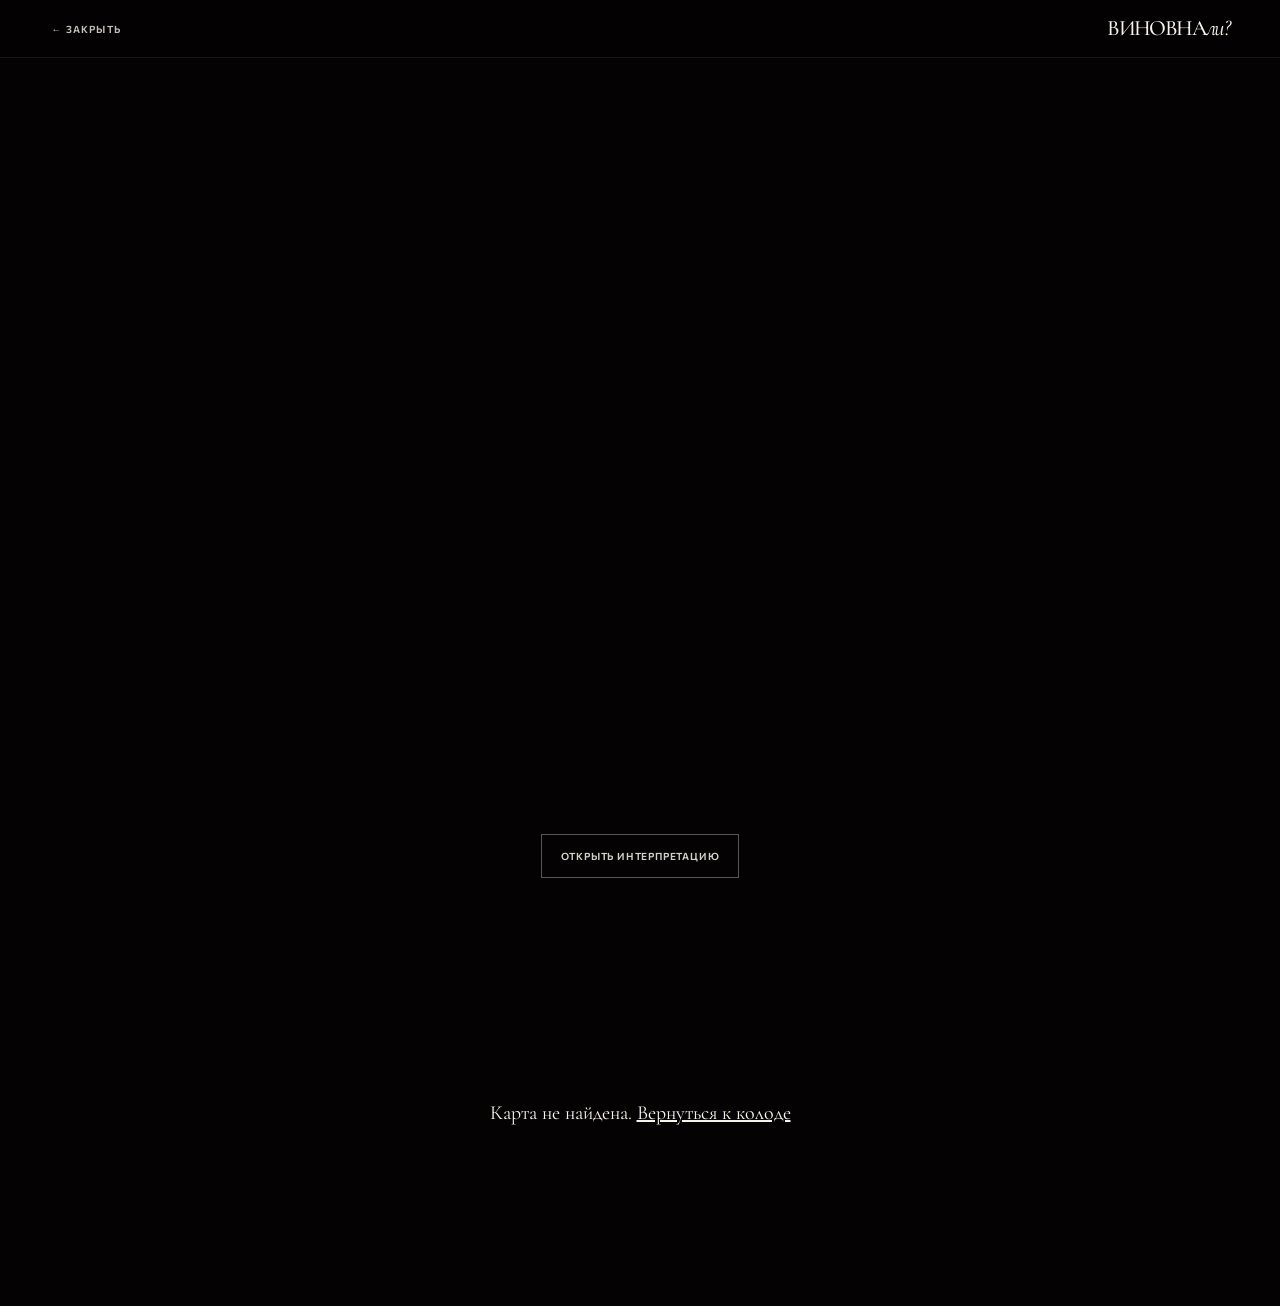
<file: card.html>
<!DOCTYPE html>
<html lang="ru">
<head>
  <meta charset="UTF-8">
  <meta name="viewport" content="width=device-width, initial-scale=1.0, maximum-scale=1.0, user-scalable=no, viewport-fit=cover">
  <meta name="description" content="Метафорическая карта спектакля «Виновна ли?»">
  <meta name="robots" content="noindex, nofollow">
  <meta name="theme-color" content="#050203">
  <title>Карта — Виновна ли?</title>
  <link rel="canonical" href="https://vinovnalishow.ru/cards.html">
  <link rel="icon" href="favicon.svg" type="image/svg+xml">
  <link rel="preconnect" href="https://fonts.googleapis.com">
  <link rel="preconnect" href="https://fonts.gstatic.com" crossorigin>
  <link href="https://fonts.googleapis.com/css2?family=Commissioner:wght@400;500;600&family=Cormorant+Garamond:ital,wght@0,400;0,500;0,600;0,700;1,400;1,500;1,600&display=swap" rel="stylesheet">
  <link rel="stylesheet" href="styles.css?v=20261004a">
</head>
<body class="pin-page pin-page--look">
  <header class="pin-bar">
    <a class="pin-bar__back" href="cards.html" id="pin-back">← Закрыть</a>
    <a class="brand pin-bar__brand" href="/" aria-label="Виновна ли? — на главную">
      <span>Виновна</span><i>ли?</i>
    </a>
  </header>

  <main class="pin" id="pin-root" hidden>
    <figure class="pin__hero">
      <img id="pin-img" alt="">
    </figure>
    <div class="pin__choose" id="pin-choose">
      <button class="button button--ghost pin__btn" type="button" id="pin-open-read">Открыть интерпретацию</button>
    </div>
    <article class="pin__body" id="pin-article" hidden>
      <p class="eyebrow" id="pin-label"></p>
      <h1 id="pin-question"></h1>
      <div class="pin__text" id="pin-body"></div>
      <div class="pin__actions">
        <a class="button button--ghost pin__btn" href="cards.html">Все карты</a>
        <a class="button pin__btn" href="/#cards">На главную</a>
      </div>
    </article>
  </main>

  <p class="pin-missing" id="pin-missing" hidden>Карта не найдена. <a href="cards.html">Вернуться к колоде</a></p>

  <script src="cards.js?v=20260928a"></script>
  <script>
    (() => {
      const cards = window.SHOW_CARDS || [];
      const params = new URLSearchParams(location.search);
      const id = params.get("id");
      const card = cards.find((item) => item.id === id);
      const root = document.getElementById("pin-root");
      const missing = document.getElementById("pin-missing");
      const article = document.getElementById("pin-article");
      const choose = document.getElementById("pin-choose");
      const back = document.getElementById("pin-back");
      if (!card) {
        missing.hidden = false;
        return;
      }
      document.getElementById("pin-img").src = card.src;
      document.getElementById("pin-img").alt = "";
      document.getElementById("pin-label").textContent = card.label || "Карта";
      document.getElementById("pin-question").textContent = card.question || "";
      document.getElementById("pin-body").innerHTML = card.html || "";
      const ref = document.referrer || "";
      const fromHome = ref.includes("index.html") || /vinovnalishow\.ru\/?$/.test(ref) || ref.includes("/#cards");
      const deckHref = fromHome ? "index.html#cards" : "cards.html";

      function setLookBack() {
        back.href = deckHref;
        back.textContent = "← Закрыть";
      }

      function openRead() {
        document.body.classList.remove("pin-page--look");
        article.hidden = false;
        choose.hidden = true;
        document.title = `${card.label || "Карта"} — Виновна ли?`;
        const desc = document.querySelector('meta[name="description"]');
        if (desc) desc.setAttribute("content", card.question || card.label || "");
        back.href = deckHref;
        back.textContent = fromHome ? "← На главную" : "← К колоде";
        const url = new URL(location.href);
        url.searchParams.set("read", "1");
        history.replaceState({}, "", url);
        article.scrollIntoView({ behavior: "smooth", block: "start" });
      }

      setLookBack();
      document.getElementById("pin-open-read").addEventListener("click", openRead);
      if (params.get("read") === "1") openRead();
      root.hidden = false;
    })();
  </script>
</body>
</html>
</file>
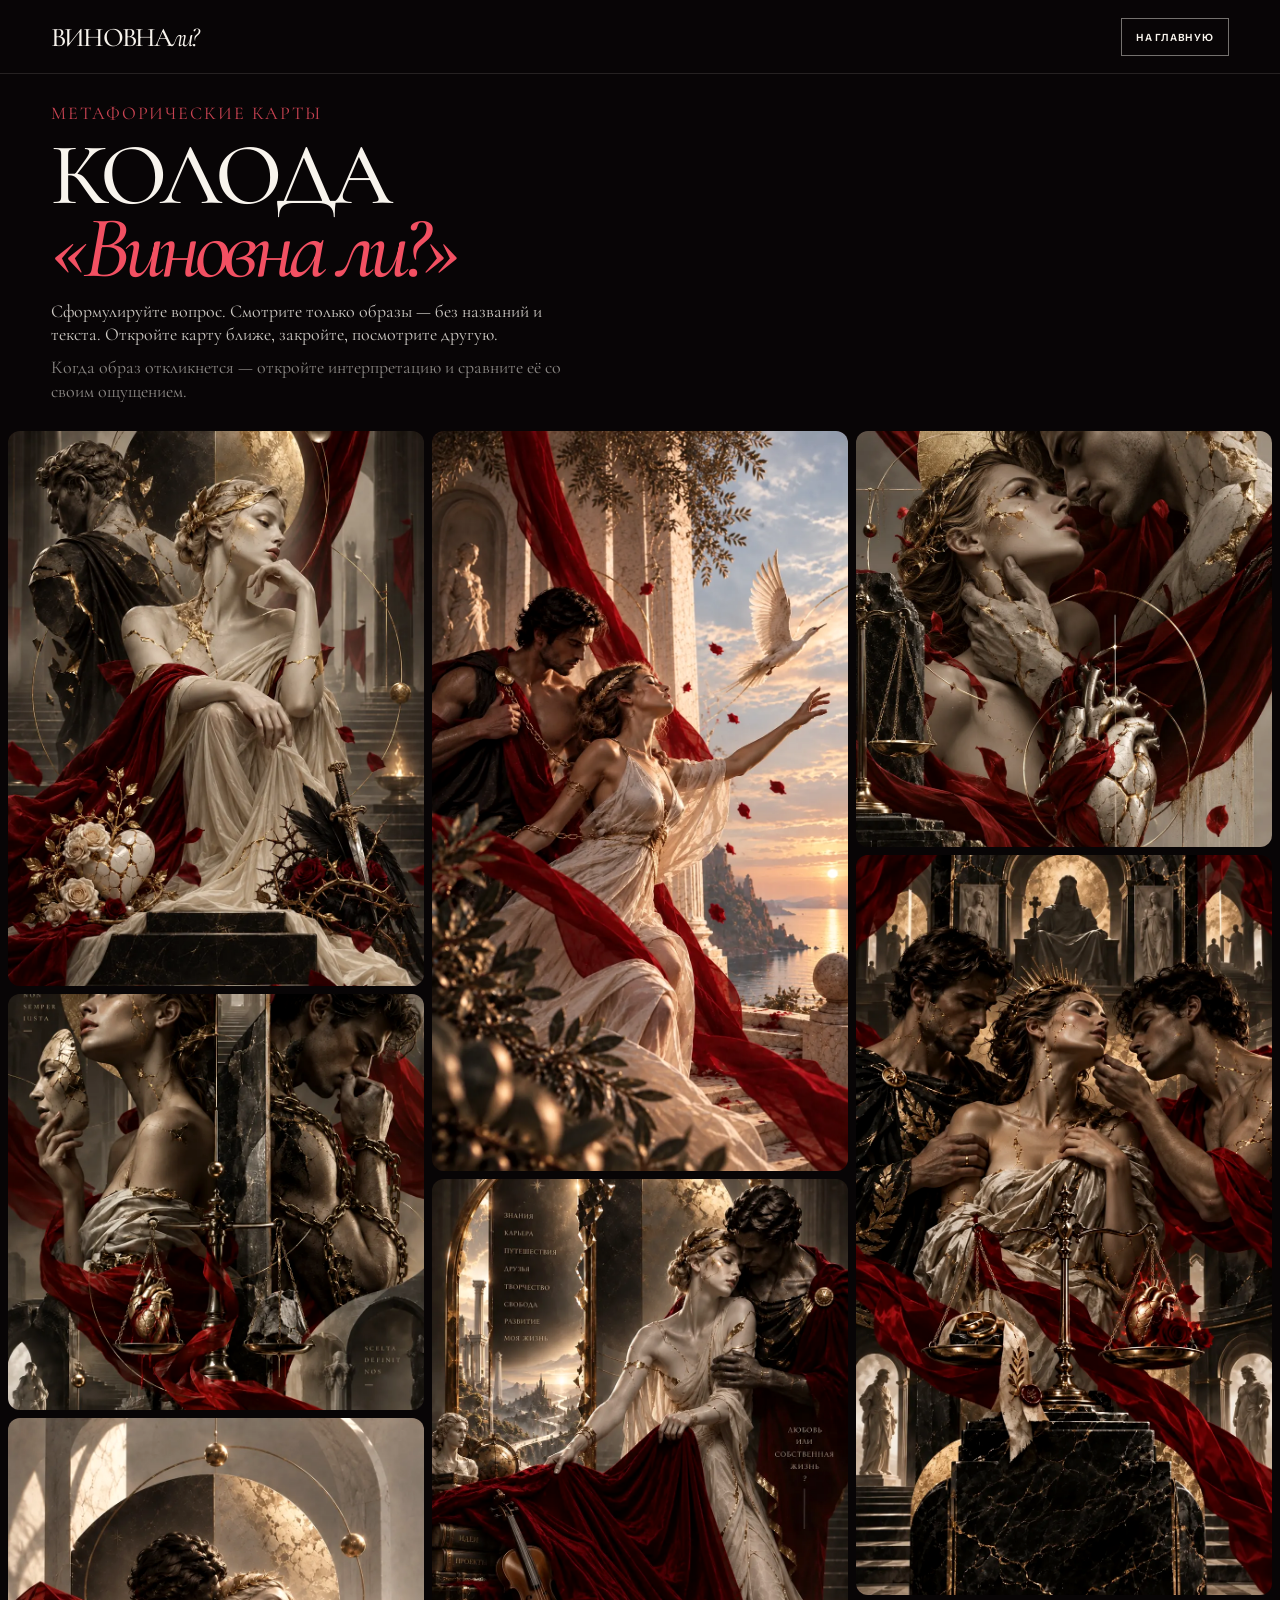
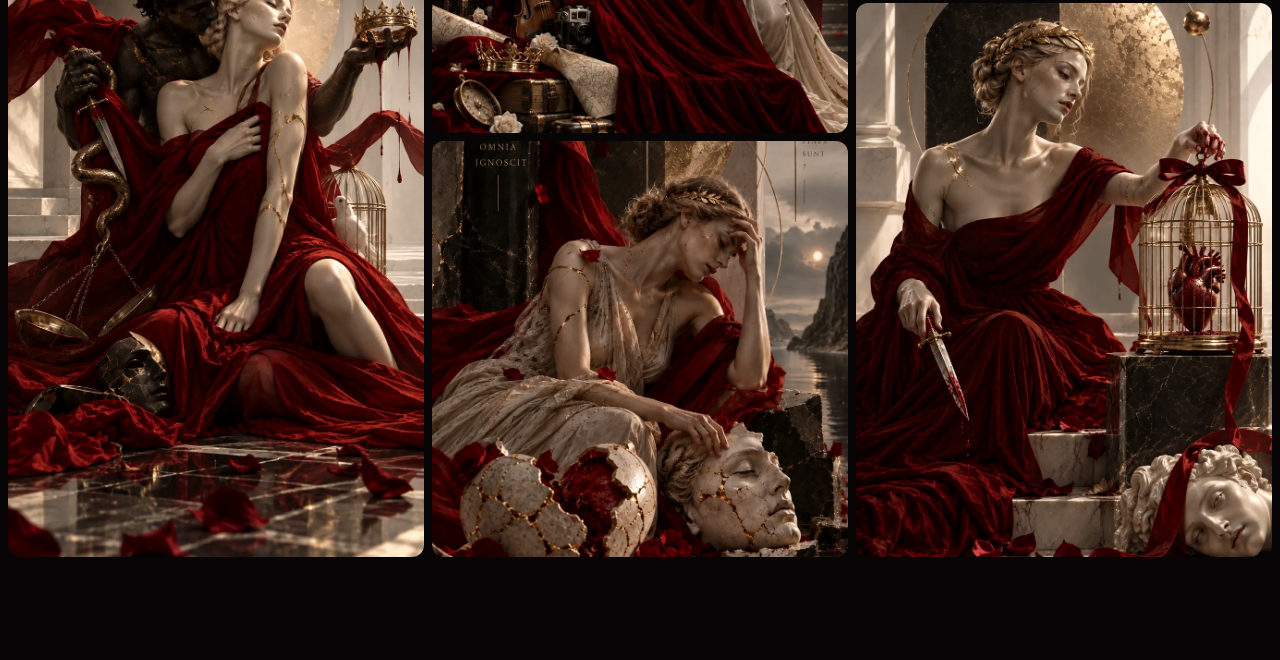
<file: cards.html>
<!DOCTYPE html>
<html lang="ru">
<head>
  <meta charset="UTF-8">
  <meta name="viewport" content="width=device-width, initial-scale=1.0, maximum-scale=1.0, user-scalable=no, viewport-fit=cover">
  <meta name="description" content="Метафорические карты спектакля «Виновна ли?» — колода психолога Ирины Борецкой о любви и отношениях. Выберите образ без подсказок.">
  <meta name="theme-color" content="#080506">
  <meta name="robots" content="noindex, follow">
  <title>Колода метафорических карт — Виновна ли?</title>
  <link rel="canonical" href="https://vinovnalishow.ru/cards.html">
  <link rel="icon" href="favicon.svg" type="image/svg+xml">
  <link rel="apple-touch-icon" href="icons/apple-touch-icon.png">
  <meta property="og:type" content="website">
  <meta property="og:locale" content="ru_RU">
  <meta property="og:site_name" content="Виновна ли?">
  <meta property="og:title" content="Колода метафорических карт — Виновна ли?">
  <meta property="og:description" content="Колода психолога Ирины Борецкой о любви и отношениях. Смотрите образы без подсказок.">
  <meta property="og:url" content="https://vinovnalishow.ru/cards.html">
  <meta property="og:image" content="https://vinovnalishow.ru/og.jpg">
  <link rel="preconnect" href="https://fonts.googleapis.com">
  <link rel="preconnect" href="https://fonts.gstatic.com" crossorigin>
  <link href="https://fonts.googleapis.com/css2?family=Commissioner:wght@400;500;600&family=Cormorant+Garamond:ital,wght@0,400;0,500;0,600;0,700;1,400;1,500;1,600&display=swap" rel="stylesheet">
  <link rel="stylesheet" href="styles.css?v=20261004a">
</head>
<body class="oracle-page">
  <header class="site-header">
    <a class="brand" href="/" aria-label="Виновна ли? — на главную">
      <span>Виновна</span><i>ли?</i>
    </a>
    <a class="button button--small" href="/">На главную</a>
  </header>

  <main class="oracle-page__main">
    <div class="oracle-page__intro">
      <p class="eyebrow">Метафорические карты</p>
      <h1>Колода<br><em>«Виновна ли?»</em></h1>
      <p>Сформулируйте вопрос. Смотрите только образы — без названий и текста. Откройте карту ближе, закройте, посмотрите другую.</p>
      <p class="oracle-page__how">Когда образ откликнется — откройте интерпретацию и сравните её со своим ощущением.</p>
    </div>

    <div class="oracle__pins">
      <div class="oracle__grid" id="oracle-grid"></div>
    </div>
  </main>

  <script src="cards.js?v=20260928a"></script>
  <script src="oracle.js?v=20260928a"></script>
</body>
</html>
</file>
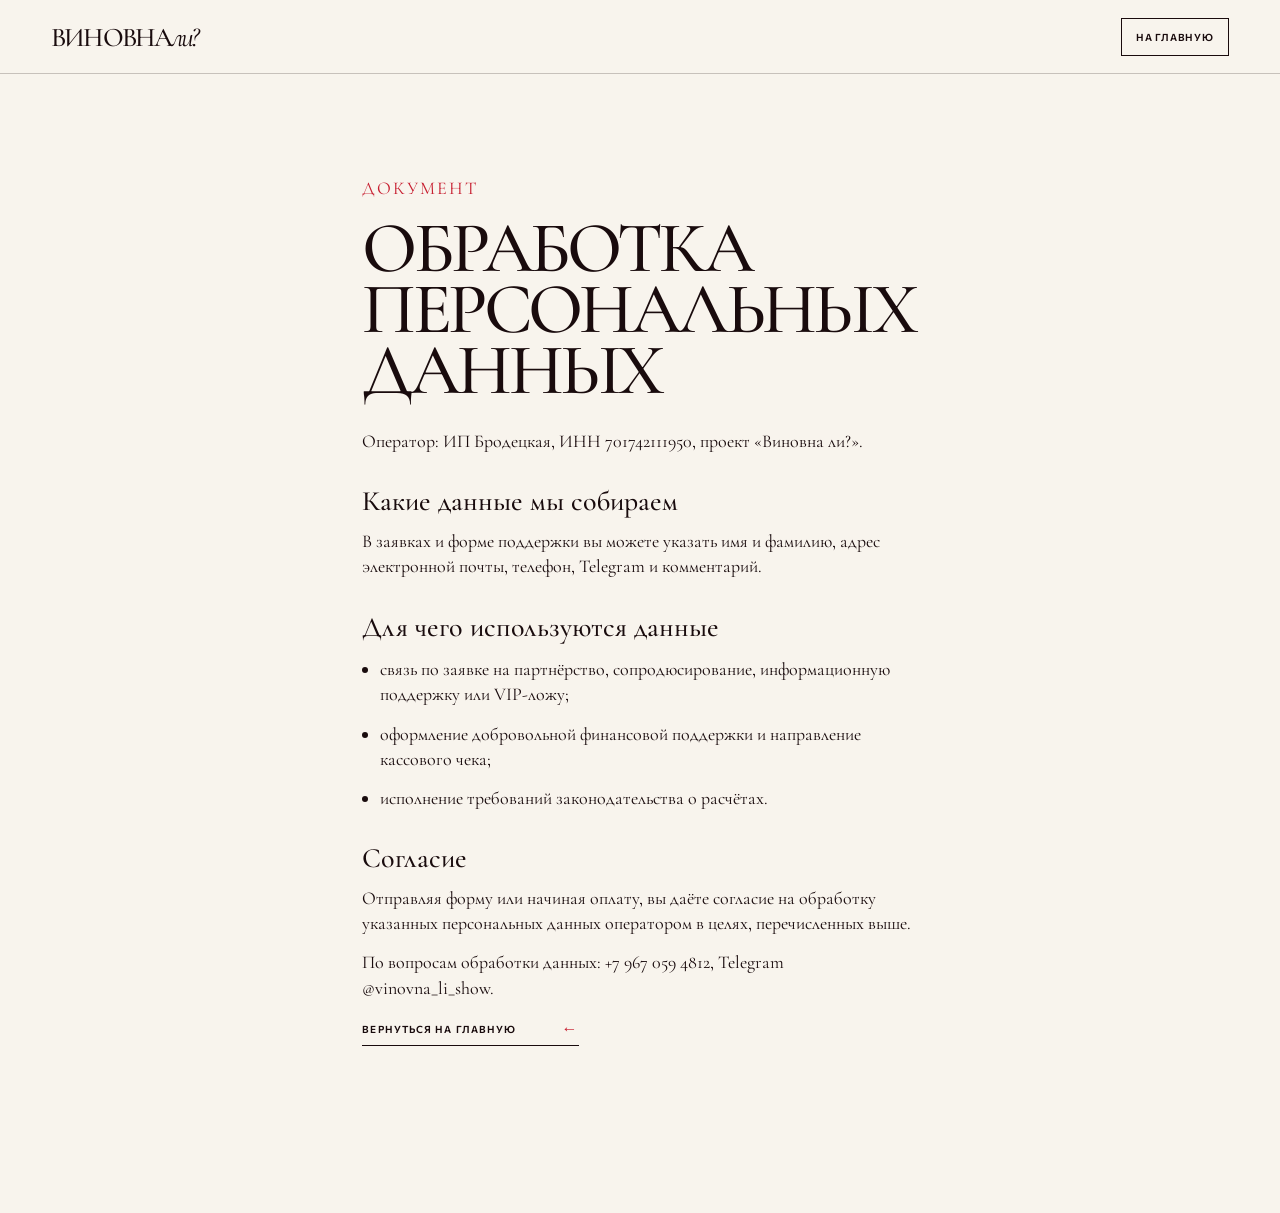
<file: privacy.html>
<!DOCTYPE html>
<html lang="ru">
<head>
  <meta charset="UTF-8">
  <meta name="viewport" content="width=device-width, initial-scale=1.0, maximum-scale=1.0, user-scalable=no, viewport-fit=cover">
  <meta name="description" content="Политика обработки персональных данных проекта «Виновна ли?»">
  <meta name="robots" content="noindex, follow">
  <meta name="theme-color" content="#f8f4ed">
  <title>Персональные данные — Виновна ли?</title>
  <link rel="canonical" href="https://vinovnalishow.ru/privacy.html">
  <link rel="icon" href="favicon.svg" type="image/svg+xml">
  <link rel="preconnect" href="https://fonts.googleapis.com">
  <link rel="preconnect" href="https://fonts.gstatic.com" crossorigin>
  <link href="https://fonts.googleapis.com/css2?family=Commissioner:wght@400;500;600&family=Cormorant+Garamond:ital,wght@0,400;0,500;0,600;0,700;1,400;1,500;1,600&display=swap" rel="stylesheet">
  <link rel="stylesheet" href="styles.css?v=20261004a">
</head>
<body>
  <header class="site-header">
    <a class="brand" href="/" aria-label="Виновна ли? — на главную">
      <span>Виновна</span><i>ли?</i>
    </a>
    <a class="button button--small" href="/">На главную</a>
  </header>
  <main class="legal-page">
    <p class="eyebrow eyebrow--red">Документ</p>
    <h1>Обработка персональных данных</h1>
    <p>Оператор: ИП Бродецкая, ИНН 701742111950, проект «Виновна ли?».</p>
    <h2>Какие данные мы собираем</h2>
    <p>В заявках и форме поддержки вы можете указать имя и фамилию, адрес электронной почты, телефон, Telegram и комментарий.</p>
    <h2>Для чего используются данные</h2>
    <ul>
      <li>связь по заявке на партнёрство, сопродюсирование, информационную поддержку или VIP-ложу;</li>
      <li>оформление добровольной финансовой поддержки и направление кассового чека;</li>
      <li>исполнение требований законодательства о расчётах.</li>
    </ul>
    <h2>Согласие</h2>
    <p>Отправляя форму или начиная оплату, вы даёте согласие на обработку указанных персональных данных оператором в целях, перечисленных выше.</p>
    <p>По вопросам обработки данных: <a href="tel:+79670594812">+7 967 059 4812</a>, Telegram <a href="https://t.me/vinovna_li_show" target="_blank" rel="noopener">@vinovna_li_show</a>.</p>
    <p><a class="text-link" href="/">Вернуться на главную <span>←</span></a></p>
  </main>
</body>
</html>
</file>
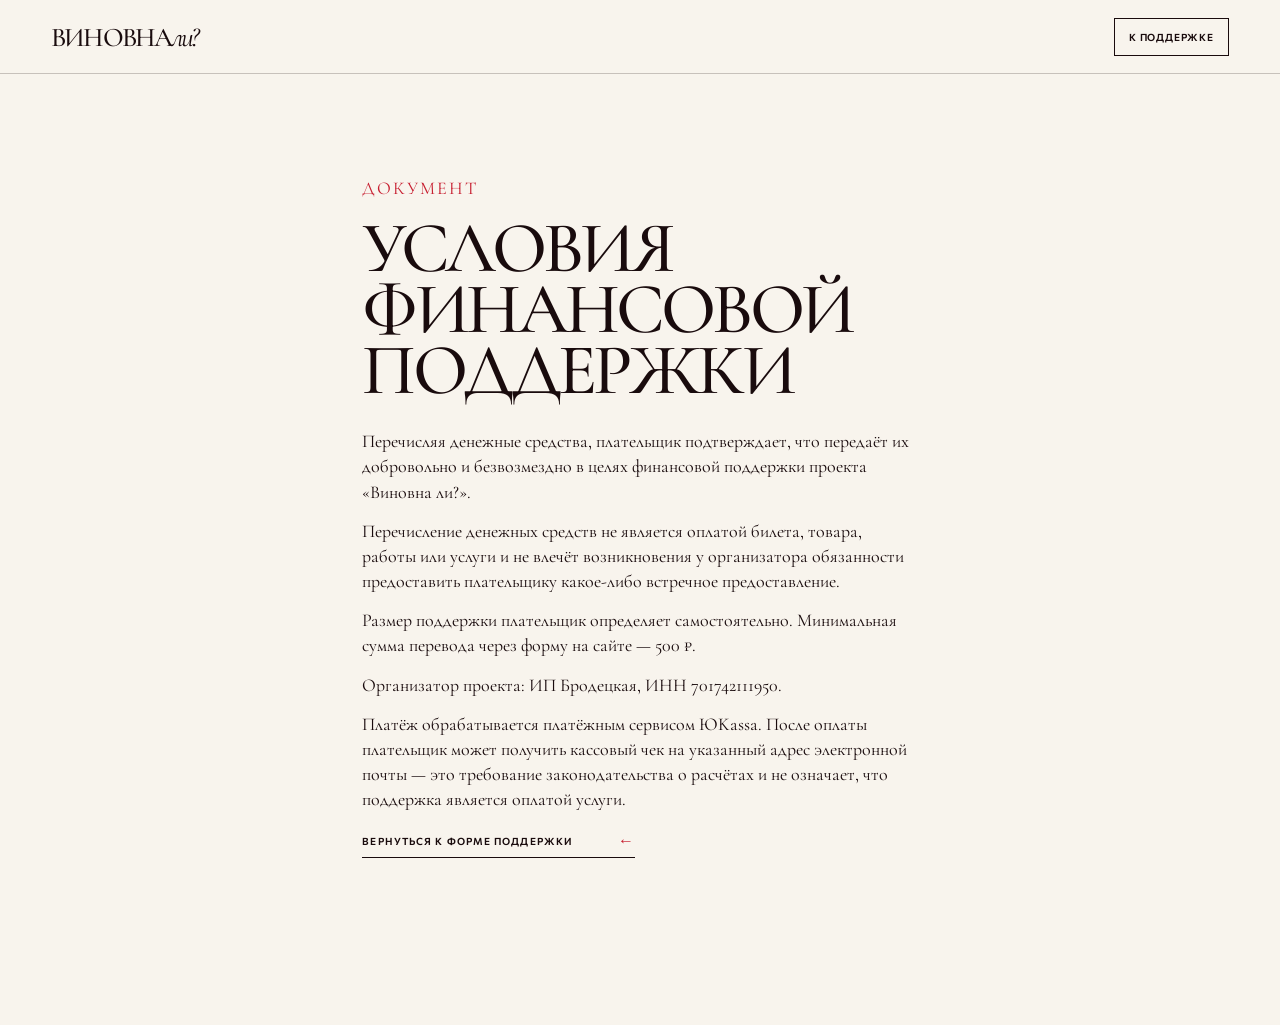
<file: support-terms.html>
<!DOCTYPE html>
<html lang="ru">
<head>
  <meta charset="UTF-8">
  <meta name="viewport" content="width=device-width, initial-scale=1.0, maximum-scale=1.0, user-scalable=no, viewport-fit=cover">
  <meta name="description" content="Условия финансовой поддержки проекта «Виновна ли?»">
  <meta name="robots" content="noindex, follow">
  <meta name="theme-color" content="#f8f4ed">
  <title>Условия финансовой поддержки — Виновна ли?</title>
  <link rel="canonical" href="https://vinovnalishow.ru/support-terms.html">
  <link rel="icon" href="favicon.svg" type="image/svg+xml">
  <link rel="preconnect" href="https://fonts.googleapis.com">
  <link rel="preconnect" href="https://fonts.gstatic.com" crossorigin>
  <link href="https://fonts.googleapis.com/css2?family=Commissioner:wght@400;500;600&family=Cormorant+Garamond:ital,wght@0,400;0,500;0,600;0,700;1,400;1,500;1,600&display=swap" rel="stylesheet">
  <link rel="stylesheet" href="styles.css?v=20261004a">
</head>
<body>
  <header class="site-header">
    <a class="brand" href="/" aria-label="Виновна ли? — на главную">
      <span>Виновна</span><i>ли?</i>
    </a>
    <a class="button button--small" href="/#support">К поддержке</a>
  </header>
  <main class="legal-page">
    <p class="eyebrow eyebrow--red">Документ</p>
    <h1>Условия финансовой поддержки</h1>
    <p>Перечисляя денежные средства, плательщик подтверждает, что передаёт их добровольно и безвозмездно в целях финансовой поддержки проекта «Виновна ли?».</p>
    <p>Перечисление денежных средств не является оплатой билета, товара, работы или услуги и не влечёт возникновения у организатора обязанности предоставить плательщику какое-либо встречное предоставление.</p>
    <p>Размер поддержки плательщик определяет самостоятельно. Минимальная сумма перевода через форму на сайте — 500 ₽.</p>
    <p>Организатор проекта: ИП Бродецкая, ИНН 701742111950.</p>
    <p>Платёж обрабатывается платёжным сервисом ЮKassa. После оплаты плательщик может получить кассовый чек на указанный адрес электронной почты — это требование законодательства о расчётах и не означает, что поддержка является оплатой услуги.</p>
    <p><a class="text-link" href="/#support">Вернуться к форме поддержки <span>←</span></a></p>
  </main>
</body>
</html>
</file>
<file: styles.css>
:root {
  --red: #c71e30;
  --deep-red: #8f0d1b;
  --ink: #190b0d;
  --paper: #f8f4ed;
  --line: rgba(25, 11, 13, .22);
  --serif: "Cormorant Garamond", Georgia, serif;
  --sans: "Commissioner", Arial, sans-serif;
}

* { box-sizing: border-box; }
html { scroll-behavior: smooth; scroll-padding-top: 80px; -webkit-text-size-adjust: 100%; text-size-adjust: 100%; touch-action: pan-y; }
section[id], #artists, #teams { scroll-margin-top: 80px; }
body { margin: 0; background: var(--paper); color: var(--ink); font-family: var(--sans); font-size: 15px; overflow-x: hidden; max-width: 100%; overscroll-behavior-x: none; touch-action: pan-y; }
img, video { max-width: 100%; }
h1, h2, h3 { overflow-wrap: break-word; }
a { color: inherit; text-decoration: none; touch-action: manipulation; }
button, .amount-chip { color: inherit; font: inherit; background: transparent; -webkit-appearance: none; appearance: none; border-radius: 0; touch-action: manipulation; }
.visually-hidden { clip: rect(0, 0, 0, 0); height: 1px; margin: -1px; overflow: hidden; padding: 0; position: absolute; white-space: nowrap; width: 1px; }

.site-header {
  align-items: center; background: var(--paper); border-bottom: 1px solid var(--line); display: flex; height: 74px;
  justify-content: space-between; padding: 0 4vw; position: relative; z-index: 10;
}
.brand { align-items: baseline; display: inline-flex; font: 500 27px/0.7 var(--serif); letter-spacing: -.07em; text-transform: uppercase; }
.brand i { font: italic 400 28px/1 var(--serif); letter-spacing: -.08em; text-transform: none; }
.desktop-nav { display: flex; gap: 30px; margin-left: 7vw; }
.desktop-nav .nav-cta { display: none; }
.desktop-nav a, .eyebrow, .artist p, .credits span, footer, .media-placeholder__label, .hero__date {
  font-size: 10px; font-weight: 600; letter-spacing: .105em; line-height: 1.4; text-transform: uppercase;
}
.desktop-nav a { transition: color .2s ease; }.desktop-nav a:hover { color: var(--red); }
.button { align-items: center; background: transparent; border: 1px solid var(--ink); color: var(--ink); cursor: pointer; display: inline-flex; justify-content: center; padding: 15px 19px; text-transform: uppercase; font-size: 10px; font-weight: 600; letter-spacing: .08em; transition: .25s ease; }
.button:hover { background: var(--ink); color: var(--paper); }
.button--small { padding: 12px 14px; }
.button--light { background: transparent; border-color: var(--paper); color: var(--paper); }
.button--light:hover { background: var(--paper); color: var(--red); }
.menu-toggle { display: none; background: none; border: 0; cursor: pointer; padding: 10px 0; }.menu-toggle span { background: var(--ink); display: block; height: 1px; margin: 5px 0; width: 26px; }
.header-cta { display: flex; gap: 8px; margin-left: auto; }
.button--ghost { background: transparent; }
.hero__cta { display: none; }
.mobile-hero-ticket { display: none; }
.closing__actions { display: flex; flex-wrap: wrap; gap: 12px; }

.join { padding: 10vw 8vw; background: var(--paper); }
.join__intro { max-width: 820px; margin-bottom: 64px; }
.join h2 { font: 500 clamp(48px, 6.5vw, 104px)/.79 var(--serif); letter-spacing: -.07em; margin: 18px 0 28px; text-transform: uppercase; }
.join h2 em { font-style: italic; text-transform: none; }
.join__lead { font: 400 24px/1.15 var(--serif); margin: 0 0 18px; }
.join__copy { font: 400 18px/1.35 var(--serif); margin: 0 0 14px; max-width: 640px; }
.join__grid { display: grid; gap: 28px; grid-template-columns: repeat(3, 1fr); }
.join-card { border-top: 1px solid var(--line); padding: 22px 0 8px; display: flex; flex-direction: column; }
.join-card h3, .support h3, .vip-note h3 { font: 500 clamp(32px, 3.4vw, 52px)/.85 var(--serif); letter-spacing: -.05em; margin: 10px 0 16px; text-transform: uppercase; }
.join-card p, .support p, .vip-note p { font: 400 17px/1.3 var(--serif); margin: 0 0 14px; }
.join-card .button, .support .button, .vip-note .button { margin-top: auto; align-self: start; }
.join-card__actions { display: flex; flex-wrap: wrap; gap: 10px; margin-top: auto; }
.join-card__actions .button { margin-top: 0; }
.support, .vip-note { border-top: 1px solid var(--line); margin-top: 48px; padding-top: 36px; }
.support__amounts { display: flex; flex-wrap: wrap; gap: 10px; align-items: end; margin: 22px 0 24px; }
.amount-chip { border: 1px solid var(--ink); background: transparent; padding: 11px 14px; font: 600 10px/1 var(--sans); letter-spacing: .08em; text-transform: uppercase; cursor: pointer; }
.amount-chip.is-active, .amount-chip:hover { background: var(--ink); color: var(--paper); }
.amount-other { display: grid; gap: 6px; font: 600 9px/1.2 var(--sans); letter-spacing: .08em; text-transform: uppercase; }
.amount-other input { width: 140px; border: 1px solid var(--line); background: #fff; padding: 10px 12px; font: 500 16px/1 var(--serif); touch-action: manipulation; max-width: 100%; }
.support__legal { max-width: 720px; }
.support__picked { margin: 0 0 16px; font: 400 18px/1.3 var(--serif); }
.support-email { display: grid; gap: 6px; margin: 0 0 16px; font: 600 9px/1.2 var(--sans); letter-spacing: .08em; text-transform: uppercase; }
.support-email input { width: min(360px, 100%); border: 1px solid var(--line); background: #fff; padding: 12px 13px; font: 400 16px/1.3 var(--serif); touch-action: manipulation; }
.consent-check { display: flex; gap: 10px; align-items: flex-start; margin: 0 0 12px; font: 500 13px/1.4 var(--sans); letter-spacing: 0; text-transform: none; max-width: 640px; }
.consent-check input { margin-top: 3px; flex: 0 0 auto; }
.consent-check a { text-decoration: underline; text-underline-offset: 2px; }
.creators-projects { padding: 6vw 8vw 8vw; background: var(--paper); }
.creators-projects__row { display: flex; flex-wrap: wrap; gap: 18px 36px; align-items: baseline; }
.creators-projects a { font: 500 clamp(28px, 3.6vw, 48px)/.9 var(--serif); letter-spacing: -.04em; border-bottom: 1px solid var(--ink); }
.creators-projects a:hover { color: var(--red); border-color: var(--red); }
.legal-page { max-width: 760px; margin: 0 auto; padding: 8vw 8vw 12vw; }
.legal-page h1 { font: 500 clamp(40px, 6vw, 72px)/.85 var(--serif); letter-spacing: -.05em; margin: 16px 0 28px; text-transform: uppercase; }
.legal-page h2 { font: 500 28px/1.1 var(--serif); margin: 32px 0 12px; }
.legal-page p, .legal-page li { font: 400 18px/1.4 var(--serif); margin: 0 0 14px; }
.legal-page ul { padding-left: 1.2em; }
.meta-disclaimer { margin: 10px 0 0; max-width: 280px; font: 400 10px/1.45 var(--sans) !important; letter-spacing: .02em !important; text-transform: none; opacity: .78; }

.official-partners { background: #e7e0d6; padding: 6vw 8vw; }
.official-partners .eyebrow { margin-bottom: 28px; }
.official-partners__row { display: flex; flex-wrap: wrap; gap: 48px; align-items: center; }
.official-logo { display: flex; align-items: center; justify-content: center; min-height: 56px; }
.official-logo img { display: block; height: 48px; width: auto; max-width: 240px; object-fit: contain; }

.lead-backdrop { position: fixed; inset: 0; z-index: 80; background: rgba(25,11,13,.48); display: flex; align-items: center; justify-content: center; padding: 16px; overflow: auto; }
.lead-backdrop[hidden] { display: none; }
.lead-modal { width: min(520px, 100%); max-height: min(92dvh, calc(100dvh - 32px)); overflow: hidden; overscroll-behavior: none; touch-action: pan-y; background: var(--paper); padding: 22px 20px 16px; position: relative; display: flex; flex-direction: column; min-width: 0; }
.lead-close { position: absolute; top: 12px; right: 12px; border: 1px solid var(--line); background: var(--paper); width: 36px; height: 36px; cursor: pointer; z-index: 2; }
.lead-close::before, .lead-close::after { content: ""; position: absolute; top: 50%; left: 50%; width: 14px; height: 1px; background: var(--ink); }
.lead-close::before { transform: translate(-50%, -50%) rotate(45deg); }
.lead-close::after { transform: translate(-50%, -50%) rotate(-45deg); }
.lead-modal__head { flex: 0 0 auto; padding: 0 44px 0 0; min-width: 0; }
.lead-modal h2 { font: 500 clamp(22px, 5.6vw, 34px)/1.05 var(--serif); letter-spacing: -.04em; margin: 8px 0 10px; text-transform: uppercase; overflow-wrap: break-word; word-break: normal; }
.lead-hint { font: 400 16px/1.35 var(--serif); margin: 0 0 16px; }
.lead-modal form { display: grid; gap: 12px; overflow-x: hidden; overflow-y: auto; overscroll-behavior-x: none; touch-action: pan-y; min-height: 0; padding-bottom: max(8px, env(safe-area-inset-bottom)); }
.lead-modal label { display: grid; gap: 6px; font: 600 9px/1.2 var(--sans); letter-spacing: .1em; text-transform: uppercase; min-width: 0; }
.lead-modal input, .lead-modal textarea { border: 1px solid var(--line); background: #fff; padding: 12px 13px; font: 400 16px/1.3 var(--serif); width: 100%; max-width: 100%; min-width: 0; border-radius: 0; touch-action: manipulation; }
.lead-modal .button { position: sticky; bottom: 0; margin-top: 8px; width: 100%; background: var(--ink); color: var(--paper); border-color: var(--ink); box-shadow: 0 -14px 18px var(--paper); }
.lead-modal .consent-check { text-transform: none; letter-spacing: 0; font: 500 13px/1.4 var(--sans); }
.lead-status { margin: 0; font: 500 14px/1.35 var(--sans); }
.lead-status.is-ok { color: #1a7f37; }
.lead-status.is-err { color: #c71e30; }
.lead-amount-note { margin: 0; font: 400 16px/1.3 var(--serif); }
.hp { position: absolute; width: 1px; height: 1px; overflow: hidden; clip: rect(0, 0, 0, 0); left: 0; top: 0; opacity: 0; pointer-events: none; }

@media (max-width: 980px) {
  .join__grid { grid-template-columns: 1fr; }
}

.hero { background: #120306; color: var(--paper); min-height: calc(100vh - 74px); overflow: hidden; position: relative; }
.hero__media { inset: 0; position: absolute; z-index: 0; }
.hero__video { display: block; height: 100%; object-fit: cover; object-position: center center; width: 100%; }
.hero__veil { background: linear-gradient(180deg, rgba(18,3,6,.42) 0%, rgba(18,3,6,.12) 45%, rgba(18,3,6,.58) 100%); inset: 0; pointer-events: none; position: absolute; z-index: 1; }
.hero__content { display: grid; grid-template-rows: auto 1fr auto; min-height: calc(100vh - 74px); padding: 4.5vw 4vw 3vw; position: relative; z-index: 2; }
.hero__details { max-width: 220px; }
.hero__date { border-top: 1px solid rgba(255,255,255,.5); margin-top: 18px; padding-top: 12px; }
.hero__date span { display: block; font: 400 25px/1 var(--serif); letter-spacing: -.02em; text-transform: none; }
.hero__title { align-self: end; justify-self: start; }
.hero__bottom { align-items: end; display: flex; justify-content: space-between; }
.hero__bottom p { font: 400 15px/1.35 var(--serif); margin: 0; }
.round-link { align-items: center; border: 1px solid var(--paper); border-radius: 50%; display: flex; font-size: 22px; height: 49px; justify-content: center; transition: .2s ease; width: 49px; }
.round-link:hover { background: var(--paper); color: var(--red); }
.media-placeholder { background-color: #a8182a; background-image: linear-gradient(135deg, rgba(255,255,255,.12) 25%, transparent 25%, transparent 50%, rgba(255,255,255,.12) 50%, rgba(255,255,255,.12) 75%, transparent 75%); background-size: 12px 12px; outline: 1px solid rgba(255,255,255,.65); outline-offset: -9px; overflow: hidden; position: relative; }
.media-placeholder:after { background: linear-gradient(180deg, transparent 50%, rgba(21,5,7,.48)); content: ""; inset: 0; position: absolute; }
.media-placeholder p { bottom: 23px; color: var(--paper); font: 500 10px/1.35 var(--sans); letter-spacing: .12em; margin: 0; position: absolute; right: 22px; text-align: right; text-transform: uppercase; z-index: 1; }.media-placeholder small { font-size: 8px; opacity: .72; }
.media-placeholder__label { display: flex; justify-content: space-between; left: 22px; position: absolute; right: 22px; top: 21px; z-index: 1; }.media-placeholder__label b { font-weight: 500; }
.play { background: var(--paper); border: 0; border-radius: 50%; cursor: pointer; height: 64px; left: 50%; padding: 0; position: absolute; top: 50%; transform: translate(-50%, -50%); transition: transform .25s ease; width: 64px; z-index: 2; }.play:hover { transform: translate(-50%, -50%) scale(1.1); }.play span { border-bottom: 7px solid transparent; border-left: 10px solid var(--red); border-top: 7px solid transparent; display: block; margin-left: 28px; }

.statement { display: grid; grid-template-columns: 1fr 2.4fr 1fr; min-height: 670px; padding: 12vw 10vw 8vw 4vw; position: relative; }.eyebrow { margin: 0; }.eyebrow--red { color: var(--red); }.statement__intro { grid-column: 1 / -1; max-width: 720px; margin-bottom: 56px; }.statement__mood p { font: 400 28px/1.15 var(--serif); margin: 0 0 8px; }.statement__mood-title { font: italic 500 36px/1.1 var(--serif) !important; margin-top: 16px !important; }.statement h2, .scene h2, .event h2, .section-heading h2, .closing h2 { font: 500 clamp(56px, 7.7vw, 124px)/.79 var(--serif); letter-spacing: -.07em; margin: 0; text-transform: uppercase; }.statement h2 em, .scene h2 em, .event h2 em, .section-heading h2 em, .closing h2 em { font-style: italic; text-transform: none; }.statement__copy { align-self: end; max-width: 410px; }.statement__copy p { font: 400 21px/1.17 var(--serif); margin: 0 0 21px; }.statement__note { align-self: end; font: 400 23px/.92 var(--serif); }

.marquee { background: var(--ink); color: var(--paper); overflow: hidden; padding: 18px 0 21px; white-space: nowrap; }.marquee div { animation: ticker 22s linear infinite; display: inline-block; font: 500 clamp(40px, 5vw, 78px)/.8 var(--serif); letter-spacing: -.045em; text-transform: uppercase; }.marquee i { color: var(--red); font-size: .5em; margin: 0 .35em; vertical-align: middle; } @keyframes ticker { to { transform: translateX(-50%); } }

.scene { display: grid; grid-template-columns: 1.08fr .92fr; min-height: 760px; }
.scene__media { background: #120306; min-height: 680px; overflow: hidden; }
.scene__media img { display: block; height: 100%; min-height: 680px; object-fit: cover; object-position: center 20%; width: 100%; }
.scene__text { align-self: center; padding: 8vw; }
.scene h2 { font-size: clamp(55px, 6.5vw, 98px); margin: 22px 0 45px; }
.text-link { background: transparent; border: 0; border-bottom: 1px solid currentColor; cursor: pointer; display: inline-flex; font: 600 10px/1 var(--sans); gap: 45px; letter-spacing: .11em; padding: 0 0 11px; text-transform: uppercase; }
.text-link span { color: var(--red); font-size: 16px; line-height: .5; }
.scene__links { display: flex; flex-wrap: wrap; gap: 28px 42px; }

.oracle { background: #080506; color: var(--paper); padding: 7vw 0 6vw; overflow: hidden; }
.oracle__intro { padding: 0 4vw; max-width: 720px; margin-bottom: 8px; }
.oracle h2 { font: 500 clamp(42px, 6.5vw, 92px)/.8 var(--serif); letter-spacing: -.07em; margin: 14px 0 18px; text-transform: uppercase; }
.oracle h2 em { font-style: italic; text-transform: none; }
.oracle .eyebrow { color: #f25062; }
.oracle__lead { font: 400 18px/1.3 var(--serif); margin: 0; max-width: 560px; opacity: .82; }
.oracle__foot {
  display: flex;
  flex-wrap: wrap;
  align-items: center;
  justify-content: space-between;
  gap: 16px 28px;
  padding: 20px 4vw 0;
}
.oracle__note { font: 400 15px/1.3 var(--serif); margin: 0; opacity: .5; }

.oracle-rail-wrap { margin-top: 32px; }
.oracle-rail {
  display: flex;
  gap: 14px;
  overflow-x: auto;
  overflow-y: hidden;
  scroll-snap-type: x mandatory;
  scroll-padding-inline: 4vw;
  padding: 6px 4vw 14px;
  -webkit-overflow-scrolling: touch;
  scrollbar-width: none;
  overscroll-behavior-x: contain;
  touch-action: pan-x;
}
.oracle-rail::-webkit-scrollbar { display: none; }
.oracle-rail .oracle-card {
  flex: 0 0 auto;
  width: min(320px, 72vw);
  aspect-ratio: 2 / 3;
  border-radius: 16px;
  scroll-snap-align: start;
  opacity: 0;
  transform: translate3d(18px, 0, 0);
  transition: opacity .6s ease, transform .6s ease;
  transition-delay: var(--delay, 0ms);
}
.oracle-rail .oracle-card.is-in { opacity: 1; transform: none; }
@media (min-width: 900px) {
  .oracle-rail { gap: 18px; }
  .oracle-rail .oracle-card { width: min(380px, 34vw); border-radius: 18px; }
}

.oracle-page { background: #080506; color: var(--paper); min-height: 100vh; }
.oracle-page .site-header {
  background: #080506;
  border-bottom-color: rgba(248, 244, 237, .12);
  color: var(--paper);
}
.oracle-page .brand { color: var(--paper); }
.oracle-page .button--small {
  border-color: rgba(248, 244, 237, .45);
  color: var(--paper);
}
.oracle-page .button--small:hover {
  background: var(--paper);
  color: var(--ink);
}
.oracle-page__main { padding: 28px 0 8vw; }
.oracle-page__intro { max-width: 640px; margin: 0 4vw 28px; }
.oracle-page__intro .eyebrow { color: #f25062; }
.oracle-page__intro h1 {
  font: 500 clamp(42px, 7vw, 88px)/.82 var(--serif);
  letter-spacing: -.07em;
  text-transform: uppercase;
  margin: 14px 0 16px;
}
.oracle-page__intro h1 em { font-style: italic; text-transform: none; color: #f25062; }
.oracle-page__intro p { font: 400 18px/1.3 var(--serif); margin: 0 0 10px; max-width: 520px; opacity: .82; }
.oracle-page__how { opacity: .55 !important; }

.oracle__pins {
  padding: 0 8px;
}
.oracle__grid {
  display: grid;
  grid-template-columns: repeat(3, minmax(0, 1fr));
  gap: 8px;
  align-items: start;
}
.oracle__col {
  display: flex;
  flex-direction: column;
  gap: 8px;
  min-width: 0;
}
.oracle-card {
  display: block;
  width: 100%;
  margin: 0;
  padding: 0;
  border: 0;
  background: #120306;
  cursor: pointer;
  overflow: hidden;
  touch-action: manipulation;
  position: relative;
  border-radius: 12px;
}
.oracle__grid .oracle-card {
  opacity: 0;
  transform: translate3d(0, 18px, 0);
  transition: opacity .65s cubic-bezier(.22,.7,.25,1), transform .65s cubic-bezier(.22,.7,.25,1);
  transition-delay: var(--delay, 0ms);
}
.oracle__grid .oracle-card.is-in { opacity: 1; transform: none; }
.oracle-card--a { aspect-ratio: 3/4; }
.oracle-card--b { aspect-ratio: 1/1; }
.oracle-card--c { aspect-ratio: 9/16; }
.oracle-card img {
  display: block;
  width: 100%;
  height: 100%;
  object-fit: cover;
  transition: transform .55s ease, filter .55s ease;
  filter: saturate(.92) contrast(1.04);
}
.oracle-card__meta {
  position: absolute;
  inset: auto 0 0;
  padding: 40px 12px 12px;
  background: linear-gradient(180deg, transparent, rgba(8,5,6,.88));
  color: #fff;
  text-align: left;
  opacity: 0;
  transform: translateY(8px);
  transition: opacity .28s ease, transform .28s ease;
}
.oracle-card__num {
  display: block;
  font: 600 9px/1 var(--sans);
  letter-spacing: .14em;
  text-transform: uppercase;
  opacity: .7;
  margin-bottom: 6px;
}
.oracle-card__title {
  display: block;
  font: 500 16px/1.05 var(--serif);
  letter-spacing: -.02em;
}
.oracle-card:hover img,
.oracle-card:focus-visible img {
  transform: scale(1.04);
  filter: saturate(1) contrast(1.08);
}

.pin-page {
  margin: 0;
  background: #050203;
  color: var(--paper);
  min-height: 100vh;
}
.pin-bar {
  position: sticky;
  top: 0;
  z-index: 5;
  display: flex;
  align-items: center;
  justify-content: space-between;
  gap: 16px;
  height: calc(58px + env(safe-area-inset-top));
  padding: env(safe-area-inset-top) 4vw 0;
  background: rgba(5, 2, 3, .82);
  backdrop-filter: blur(12px);
  border-bottom: 1px solid rgba(248, 244, 237, .08);
}
.pin-bar__back {
  font: 600 10px/1 var(--sans);
  letter-spacing: .12em;
  text-transform: uppercase;
  color: rgba(248, 244, 237, .78);
}
.pin-bar__brand { color: var(--paper); font-size: 22px; }
.pin-bar__brand i { font-size: 23px; }
.pin {
  display: block;
}
.pin__hero {
  margin: 0;
  min-height: 80vh;
  display: flex;
  align-items: center;
  justify-content: center;
  padding: 12px 4vw 4px;
  background: #050203;
}
.pin__hero img {
  display: block;
  width: auto;
  height: auto;
  max-width: 80vw;
  max-height: 80vh;
  object-fit: contain;
  border-radius: 20px;
  box-shadow: 0 32px 90px rgba(0, 0, 0, .6);
}
.pin__body {
  max-width: 640px;
  margin: 0 auto;
  padding: 36px 4vw max(72px, env(safe-area-inset-bottom));
}
.pin__body .eyebrow {
  color: #f25062;
  margin: 0 0 14px;
}
.pin__body h1 {
  font: 500 clamp(28px, 5vw, 44px)/.98 var(--serif);
  letter-spacing: -.04em;
  margin: 0 0 28px;
}
.pin__text p,
.pin__text li {
  font: 400 18px/1.4 var(--serif);
  margin: 0 0 16px;
}
.pin__text ul {
  margin: 0 0 20px;
  padding: 0 0 0 18px;
}
.pin__text .oracle-ask {
  font-style: italic;
  margin-top: 10px;
}
.pin__actions {
  display: flex;
  flex-wrap: wrap;
  gap: 12px;
  margin-top: 36px;
}
.pin__btn { text-decoration: none; }
.pin-page .button {
  border-color: rgba(248, 244, 237, .55);
  color: var(--paper);
}
.pin-page .button:hover {
  background: var(--paper);
  color: var(--ink);
}
.pin-page .button--ghost {
  border-color: rgba(248, 244, 237, .35);
  color: rgba(248, 244, 237, .85);
}
.pin-page .button--ghost:hover {
  background: var(--paper);
  color: var(--ink);
}
.pin-missing {
  padding: 20vh 4vw;
  text-align: center;
  font: 400 20px/1.3 var(--serif);
}
.pin-missing a { text-decoration: underline; }
.pin__choose {
  display: flex;
  justify-content: center;
  padding: 10px 4vw max(22px, env(safe-area-inset-bottom));
}
.pin-page--look {
  height: 100dvh;
  overflow: hidden;
}
.pin-page--look .pin {
  height: calc(100dvh - 58px - env(safe-area-inset-top));
  display: flex;
  flex-direction: column;
}
.pin-page--look .pin__hero {
  flex: 1;
  min-height: 0;
  padding: 8px 4vw 0;
}
.pin-page--look .pin__hero img {
  max-width: 86vw;
  max-height: 100%;
}
.pin-page--look .pin__choose { flex: 0 0 auto; }
.pin-page--look .pin__body { display: none; }

.proof {
  display: grid;
  grid-template-columns: 1fr 1fr;
  gap: clamp(28px, 6vw, 80px);
  padding: 8vw;
  border-top: 1px solid var(--line);
  background: var(--paper);
}
.proof__num {
  display: block;
  font: 500 clamp(72px, 12vw, 160px)/.72 var(--serif);
  letter-spacing: -.07em;
  margin: 0 0 18px;
}
.proof p {
  font: 400 clamp(18px, 2.1vw, 26px)/1.2 var(--serif);
  margin: 0;
  max-width: 320px;
}

.voices {
  background: var(--paper);
  color: var(--ink);
  padding: 10vw 8vw 12vw;
}
.voices .section-heading { margin-bottom: 28px; }
.voices__list { display: grid; }
.voices blockquote {
  margin: 0;
  padding: 32px 0;
  border-top: 1px solid var(--line);
}
.voices blockquote p {
  font: italic 400 clamp(22px, 3.2vw, 36px)/1.18 var(--serif);
  letter-spacing: -.02em;
  margin: 0 0 16px;
  max-width: 860px;
}
.voices cite {
  font: 600 10px/1 var(--sans);
  letter-spacing: .1em;
  text-transform: uppercase;
  font-style: normal;
  opacity: .5;
}

.event { background: var(--red); color: var(--paper); display: grid; grid-template-columns: 1.1fr 1fr; padding: 9vw 8vw; }.event__heading h2 { font-size: clamp(90px, 13vw, 190px); margin-top: 13px; }.event__info { align-self: center; border-top: 1px solid rgba(255,255,255,.55); }.event__info div { border-bottom: 1px solid rgba(255,255,255,.55); display: grid; grid-template-columns: 1fr 1.5fr; gap: 30px; padding: 19px 0; }.event__info span { font-size: 10px; font-weight: 600; letter-spacing: .1em; text-transform: uppercase; }.event__info strong { font: 400 22px/1.05 var(--serif); }.event__actions { grid-column: 2; display: flex; flex-wrap: wrap; gap: 12px; margin-top: 40px; }

.faq { padding: 10vw 8vw 8vw; background: var(--paper); }
.faq h2 { font: 500 clamp(56px, 7.7vw, 124px)/.79 var(--serif); letter-spacing: -.07em; margin: 18px 0 56px; text-transform: uppercase; }
.faq h2 em { font-style: italic; text-transform: none; }
.faq__list { margin: 0; max-width: 820px; }
.faq__item { border-top: 1px solid var(--line); padding: 28px 0; }
.faq__item:last-child { border-bottom: 1px solid var(--line); }
.faq dt { font: 600 10px/1.4 var(--sans); letter-spacing: .1em; text-transform: uppercase; margin: 0 0 12px; }
.faq dd { font: 400 22px/1.2 var(--serif); margin: 0; }

.cast { padding: 10vw 4vw; }
.section-heading { margin-bottom: 72px; }
.section-heading .eyebrow { margin-bottom: 22px; }
.section-heading__row { align-items: end; border-bottom: 1px solid var(--line); display: flex; gap: 40px; justify-content: space-between; padding-bottom: 26px; }
.section-heading h2 { font: 500 clamp(42px, 7vw, 104px)/.88 var(--serif); letter-spacing: -.07em; margin: 0; text-transform: uppercase; min-width: 0; max-width: 100%; }
.section-heading__row p { flex: 0 0 auto; font: 400 16px/1.2 var(--serif); margin: 0 0 8px; max-width: 210px; text-align: right; }
.cast__grid { display: grid; gap: 4vw 2.2vw; grid-template-columns: repeat(2, 1fr); }
@media (min-width: 980px) {
  .cast__grid { grid-template-columns: repeat(4, 1fr); }
}
.artist { border-top: 1px solid var(--line); padding-top: 12px; }
.artist__image { aspect-ratio: .78/1; background: #120306; margin-bottom: 18px; overflow: hidden; position: relative; }
.artist__image img { position: absolute; inset: 0; display: block; width: 100%; height: 100%; object-fit: cover; object-position: center top; }
.artist h3 { font: 500 clamp(34px, 3.2vw, 52px)/.79 var(--serif); letter-spacing: -.055em; margin: 0 0 12px; text-transform: uppercase; }
.artist p { font-size: 10px; font-weight: 500; letter-spacing: .06em; line-height: 1.45; margin: 0; max-width: 260px; text-transform: uppercase; }
.artists { padding: 72px 0 20px; }
.people-grid { display: grid; gap: 42px 22px; grid-template-columns: repeat(2, 1fr); }
@media (min-width: 980px) {
  .people-grid { grid-template-columns: repeat(4, 1fr); }
  .credits--people .people-grid { grid-template-columns: repeat(3, minmax(0, 1fr)); gap: 56px 30px; }
}
.person { border-top: 1px solid var(--line); padding-top: 12px; }
.portrait { aspect-ratio: 3/4; background: #120306; margin-bottom: 16px; overflow: hidden; position: relative; }
.portrait img { position: absolute; inset: 0; display: block; width: 100%; height: 100%; object-fit: cover; object-position: center 14%; filter: saturate(.86) contrast(1.06); }
#choreographers .person:first-child .portrait img { transform: scale(1.22); object-position: center 18%; }
.portrait--empty { background: linear-gradient(180deg, #2a0d12, #120306); }
.person h3 { font: 500 clamp(26px, 2.6vw, 40px)/.82 var(--serif); letter-spacing: -.05em; margin: 0 0 8px; text-transform: uppercase; }
.person__role { font: 600 10px/1.4 var(--sans); letter-spacing: .08em; margin: 0 0 8px; text-transform: uppercase; }
.person__bio { font: 400 16px/1.3 var(--serif); margin: 0; max-width: 280px; }
.credits--people { padding: 10vw 4vw; }
.credits--people .person h3 { font-size: clamp(18px, 2vw, 30px); overflow-wrap: break-word; }
.credits--style { background: var(--paper); }
.gallery { background: #080506; color: var(--paper); padding: 8vw 0 10vw; overflow: hidden; }
.gallery .section-heading { padding: 0 4vw; margin-bottom: 36px; }
.gallery h2 { color: var(--paper); }
.gallery .section-heading__row { border-color: rgba(255,255,255,.28); align-items: end; }
.gallery .eyebrow { color: #f25062; }
.gallery__toolbar { display: flex; align-items: center; gap: 16px; }
.gallery__toolbar p { font: 400 15px/1.2 var(--serif); margin: 0; max-width: none; text-align: right; text-transform: none; letter-spacing: 0; color: rgba(255,255,255,.62); }
.gallery__arrows { display: flex; gap: 8px; }
.gallery__arrow { width: 42px; height: 42px; border: 1px solid rgba(255,255,255,.45); background: transparent; cursor: pointer; position: relative; touch-action: manipulation; }
.gallery__arrow::before { content: ""; position: absolute; top: 50%; left: 50%; width: 9px; height: 9px; border-top: 1px solid #fff; border-right: 1px solid #fff; }
.gallery__arrow[data-gallery-dir="-1"]::before { transform: translate(-30%, -50%) rotate(-135deg); }
.gallery__arrow[data-gallery-dir="1"]::before { transform: translate(-70%, -50%) rotate(45deg); }
.gallery__arrow:hover { background: #fff; }
.gallery__arrow:hover::before { border-color: #080506; }
.gallery__viewport { position: relative; }
.gallery__viewport::before, .gallery__viewport::after { content: ""; position: absolute; top: 0; bottom: 0; width: 4vw; z-index: 1; pointer-events: none; }
.gallery__viewport::before { left: 0; background: linear-gradient(90deg, #080506, transparent); }
.gallery__viewport::after { right: 0; background: linear-gradient(270deg, #080506, transparent); }
.gallery__rail { display: flex; gap: 12px; overflow-x: auto; overflow-y: hidden; scroll-snap-type: x mandatory; scroll-padding-inline: 4vw; padding: 4px 4vw 8px; -webkit-overflow-scrolling: touch; scrollbar-width: none; overscroll-behavior-x: contain; touch-action: pan-x; }
.gallery__rail::-webkit-scrollbar { display: none; }
.gallery__shot { flex: 0 0 auto; width: min(38vw, 320px); aspect-ratio: 3/4; scroll-snap-align: start; border: 0; padding: 0; margin: 0; background: #120306; overflow: hidden; cursor: pointer; position: relative; }
.gallery__shot--wide { width: min(58vw, 560px); aspect-ratio: 16/10; }
.gallery__shot img { position: absolute; inset: 0; display: block; width: 100%; height: 100%; object-fit: cover; transition: transform .55s ease, filter .55s ease; filter: saturate(.88) contrast(1.05); }
.gallery__shot:hover img { transform: scale(1.04); filter: saturate(1) contrast(1.08); }

.lightbox { position: fixed; inset: 0; z-index: 90; background: #050203; color: #fff; display: grid; grid-template-rows: 1fr auto; padding: 16px 16px max(16px, env(safe-area-inset-bottom)); }
.lightbox[hidden] { display: none; }
.lightbox__close, .lightbox__nav { position: absolute; border: 1px solid rgba(255,255,255,.35); background: rgba(5,2,3,.35); width: 44px; height: 44px; cursor: pointer; z-index: 2; }
.lightbox__close { top: max(12px, env(safe-area-inset-top)); right: 16px; }
.lightbox__close::before, .lightbox__close::after { content: ""; position: absolute; top: 50%; left: 50%; width: 16px; height: 1px; background: #fff; }
.lightbox__close::before { transform: translate(-50%, -50%) rotate(45deg); }
.lightbox__close::after { transform: translate(-50%, -50%) rotate(-45deg); }
.lightbox__nav { top: 50%; transform: translateY(-50%); }
.lightbox__nav--prev { left: 16px; }
.lightbox__nav--next { right: 16px; }
.lightbox__nav::before { content: ""; position: absolute; top: 50%; left: 50%; width: 10px; height: 10px; border-top: 1px solid #fff; border-right: 1px solid #fff; }
.lightbox__nav--prev::before { transform: translate(-30%, -50%) rotate(-135deg); }
.lightbox__nav--next::before { transform: translate(-70%, -50%) rotate(45deg); }
.lightbox__stage { margin: 0; min-height: 0; display: flex; flex-direction: column; align-items: center; justify-content: center; padding: 56px 64px 16px; }
.lightbox__stage img { display: block; max-width: min(100%, 1100px); max-height: min(72dvh, 780px); width: auto; height: auto; object-fit: contain; }
.lightbox__stage figcaption { margin-top: 14px; font: 500 12px/1 var(--sans); letter-spacing: .12em; text-transform: uppercase; color: rgba(255,255,255,.55); }
.lightbox { touch-action: pan-y; overscroll-behavior: none; }
.lightbox__close, .lightbox__nav, .lightbox__thumb, .lead-close { touch-action: manipulation; }
.lightbox__thumbs { display: flex; gap: 8px; overflow-x: auto; justify-content: safe center; padding: 8px 8px 0; scrollbar-width: none; touch-action: pan-x; }
.lightbox__thumbs::-webkit-scrollbar { display: none; }
.lightbox__thumb { flex: 0 0 auto; width: 56px; height: 56px; padding: 0; border: 1px solid transparent; background: #120306; cursor: pointer; overflow: hidden; opacity: .45; }
.lightbox__thumb img { display: block; width: 100%; height: 100%; object-fit: cover; }
.lightbox__thumb.is-active { opacity: 1; border-color: #fff; }
.gift { display: grid; gap: 48px; grid-template-columns: 1.1fr .9fr; padding: 10vw 8vw; background: #e7e0d6; }
.gift h2 { font: 500 clamp(48px, 6.5vw, 96px)/.79 var(--serif); letter-spacing: -.07em; margin: 16px 0 24px; text-transform: uppercase; }
.gift h2 em { font-style: italic; text-transform: none; }
.gift p { font: 400 18px/1.35 var(--serif); margin: 0 0 14px; }
.gift__actions { display: flex; flex-wrap: wrap; gap: 12px; margin-top: 28px; }
.team-panel__media.team-portraits { aspect-ratio: auto; background: transparent; display: grid; gap: 8px; grid-template-columns: repeat(3, 1fr); }
.team-portraits .portrait { margin: 0; }
.full-cast { background: #080506; color: var(--paper); margin: 72px -4vw 0; padding: 9vw 8vw; }
.team-intro { border-bottom: 1px solid rgba(255,255,255,.28); display: grid; gap: 25px; grid-template-columns: .8fr 1.2fr 1fr; margin-bottom: 8vw; padding-bottom: 4vw; }
.team-intro .eyebrow { color: #f25062; }
.team-intro h3 { font: 500 clamp(60px, 9vw, 136px)/.73 var(--serif); letter-spacing: -.07em; margin: 0; text-transform: uppercase; }
.team-intro h3 em, .team-panel h3 em { color: #f25062; font-style: italic; text-transform: none; }
.team-slash { color: #f25062; display: inline-block; font-style: normal; font-weight: 500; line-height: .76; margin: 0 .02em; transform: none; vertical-align: -.04em; }
.team-intro > p:last-child { align-self: end; font: 400 20px/1.1 var(--serif); margin: 0; max-width: 250px; }
.team-panel { align-items: center; display: grid; gap: clamp(36px, 8vw, 130px); grid-template-columns: minmax(0, 1.15fr) minmax(260px, .85fr); margin: 0 auto; max-width: 1240px; padding: 7vw 0; }
.team-panel + .team-panel { border-top: 1px solid rgba(255,255,255,.2); }
.team-panel--reverse { grid-template-columns: minmax(260px, .85fr) minmax(0, 1.15fr); }
.team-panel--reverse .team-panel__media { grid-column: 2; grid-row: 1; }
.team-panel--reverse .team-panel__copy { grid-column: 1; grid-row: 1; }
.team-panel__media { aspect-ratio: 1.28/1; background-color: #4f0b14; overflow: hidden; position: relative; }
.team-panel__media.media-placeholder { outline: 1px solid rgba(255,255,255,.45); outline-offset: -9px; }
.team-panel__media img { display: block; height: 100%; object-fit: cover; object-position: center center; width: 100%; }
.team-panel__media span { bottom: 18px; color: var(--paper); font-size: 9px; letter-spacing: .1em; position: absolute; right: 18px; text-transform: uppercase; z-index: 1; }
.team-panel__copy .eyebrow { color: #f25062; margin-bottom: 20px; }
.team-panel h3 { font: 500 clamp(52px, 6.8vw, 100px)/.76 var(--serif); letter-spacing: -.065em; margin: 0 0 26px; text-transform: uppercase; }
.team-panel__description { font: 400 22px/1.08 var(--serif); margin: 0 0 26px; }
.team-panel__names { border-top: 1px solid rgba(255,255,255,.35); font: 400 16px/1.3 var(--serif); margin: 0; padding-top: 17px; }

.credits { background: #e7e0d6; padding: 10vw 17vw; }
.credits__list { margin-top: 65px; }
.credits article { border-top: 1px solid var(--line); display: grid; grid-template-columns: 1fr 2fr; padding: 17px 0 22px; }
.credits h3 { font: 500 clamp(29px, 4vw, 62px)/.83 var(--serif); letter-spacing: -.055em; margin: 0; text-transform: uppercase; }
.credits-name { white-space: nowrap; display: inline; }
.credits-name:not(:last-child)::after { content: " · "; }
.credits span { color: var(--red); font-size: 9px; padding-top: 5px; }

.closing { background: var(--red); color: var(--paper); display: grid; grid-template-columns: .9fr 1.1fr; min-height: 650px; }
.closing__media { background: #120306; min-height: 650px; overflow: hidden; }
.closing__media img { display: block; height: 100%; min-height: 650px; object-fit: cover; object-position: center center; width: 100%; }
.closing__content { align-self: center; padding: 8vw; }
.closing h2 { font-size: clamp(90px, 11vw, 165px); margin: 16px 0 48px; }
footer { background: var(--ink); color: var(--paper); display: grid; grid-template-columns: 1.4fr 1fr 1fr .8fr; gap: 30px; padding: 4vw; text-transform: none; min-width: 0; }
.brand--footer { font-size: 38px; }
.brand--footer i { font-size: 40px; }
footer a { text-decoration: underline; text-underline-offset: 3px; }
footer p, footer small { font-size: 10px; font-weight: 400; letter-spacing: .07em; line-height: 1.6; margin: 0; }
.footer-meta { align-items: flex-end; display: flex; justify-content: space-between; gap: 20px; min-width: 0; }
.footer-dev { display: inline-block; margin-top: 8px; }
.back-to-top {
  align-items: center;
  border: 1px solid rgba(248, 244, 237, .5);
  border-radius: 50%;
  display: inline-flex;
  flex: 0 0 auto;
  font: 400 24px/1 var(--serif);
  height: 48px;
  justify-content: center;
  text-decoration: none;
  transition: background .2s ease, color .2s ease;
  width: 48px;
}
.back-to-top:hover { background: var(--paper); color: var(--ink); }
.footer-social { display: inline-flex; align-items: center; gap: 8px; word-break: break-word; }
.footer-social::after { content: ""; width: 6px; height: 6px; border-top: 1px solid currentColor; border-right: 1px solid currentColor; transform: rotate(45deg) translateY(-1px); flex: 0 0 auto; }

.reveal { opacity: 0; transform: translateY(18px); transition: opacity .7s ease, transform .7s ease; }.reveal.is-visible { opacity: 1; transform: none; }
@media (max-width: 900px) {
  .reveal { transform: none; }
}
@media (prefers-reduced-motion: reduce) {
  .oracle-card,
  .oracle-rail .oracle-card,
  .oracle__grid .oracle-card { opacity: 1; transform: none; transition: none; }
}
@media (max-width: 1100px) {
  .desktop-nav, .header-cta { display: none; }
  .menu-toggle { display: block; }
  .site-header { position: sticky; top: 0; }
  .desktop-nav.is-open { background: var(--paper); border-bottom: 1px solid var(--line); display: flex; flex-direction: column; gap: 18px; left: 0; margin: 0; padding: 22px 4vw 24px; position: absolute; right: 0; top: 100%; z-index: 12; }
  .desktop-nav.is-open a { font-size: 11px; }
  .desktop-nav.is-open .nav-cta { display: inline-flex; align-items: center; justify-content: space-between; border: 1px solid var(--ink); padding: 12px 14px; font: 600 10px/1 var(--sans); letter-spacing: .08em; text-transform: uppercase; background: transparent; width: 100%; }
}

@media (max-width: 900px) {
  :root { --gutter: clamp(18px, 5.13vw, 28px); }
  .site-header { height: calc(63px + env(safe-area-inset-top)); padding: env(safe-area-inset-top) var(--gutter) 0; position: sticky; top: 0; }.desktop-nav, .header-cta { display: none; }.menu-toggle { display: block; }.brand { font-size: 24px; }.brand i { font-size: 25px; }
  .desktop-nav.is-open { background: var(--paper); border-bottom: 1px solid var(--line); display: flex; flex-direction: column; gap: 21px; left: 0; margin: 0; padding: 25px var(--gutter) 28px; position: absolute; right: 0; top: calc(62px + env(safe-area-inset-top)); }.desktop-nav.is-open a { font-size: 11px; }
  .desktop-nav.is-open .nav-cta { display: inline-flex; align-items: center; justify-content: space-between; border: 1px solid var(--ink); padding: 12px 14px; font: 600 10px/1 var(--sans); letter-spacing: .08em; text-transform: uppercase; background: transparent; width: 100%; }
  .hero { min-height: 100svh; }
  .hero__media { inset: 0; }
  .hero__video { height: 100%; object-fit: cover; object-position: center center; width: 100%; }
  .hero__veil { background: linear-gradient(180deg, rgba(18,3,6,.22) 0%, rgba(18,3,6,.05) 42%, rgba(18,3,6,.55) 100%); }
  .hero__content { min-height: 100svh; padding: 27px var(--gutter) max(24px, env(safe-area-inset-bottom)); }
  .hero__details { display: flex; justify-content: space-between; max-width: none; }
  .hero__date { border: 0; margin: 0; padding: 0; text-align: right; }
  .hero__date span { font-size: 18px; }
  .hero__title { align-self: end; width: 100%; }
  .hero__cta { display: grid; gap: 10px; margin-bottom: 18px; width: 100%; }
  .mobile-hero-ticket { display: inline-flex; max-width: 100%; width: 100%; }
  .hero__bottom p { font-size: 14px; }
  .round-link { height: 42px; width: 42px; }
  .statement { display: block; min-height: auto; padding: 85px var(--gutter) 65px; }.statement__intro { margin-bottom: 36px; }.statement__mood p { font-size: 22px; }.statement__mood-title { font-size: 28px !important; }.statement h2 { font-size: clamp(34px, 11vw, 56px); margin: 36px 0 40px; }.statement__copy p { font-size: 20px; }.statement__note { margin-top: 48px; }
  .scene { display: flex; flex-direction: column; min-height: 0; }
  .scene__media, .scene__media img { min-height: 72dvh; }
  .scene__text { padding: 70px var(--gutter); }
  .scene h2 { font-size: clamp(34px, 10vw, 52px); }
  .oracle { padding: 56px 0 48px; }
  .oracle__intro { padding: 0 var(--gutter); }
  .oracle h2 { font-size: clamp(34px, 11vw, 56px); }
  .oracle__lead, .oracle__note { font-size: 16px; }
  .oracle-rail { scroll-padding-inline: var(--gutter); padding-left: var(--gutter); padding-right: var(--gutter); gap: 12px; }
  .oracle-rail .oracle-card { width: min(300px, 72vw); border-radius: 14px; }
  .oracle__foot { padding: 16px var(--gutter) 0; }
  .oracle-page__intro { margin: 0 var(--gutter) 22px; }
  .oracle-page__intro h1 { font-size: clamp(34px, 11vw, 56px); }
  .oracle__pins { padding: 0 6px; }
  .oracle__grid { grid-template-columns: repeat(2, minmax(0, 1fr)); gap: 6px; }
  .oracle__col { gap: 6px; }
  .oracle-card { border-radius: 10px; }
  .pin-page--look .pin { height: calc(100dvh - 63px - env(safe-area-inset-top)); }
  .pin__hero { min-height: 80vh; padding: 8px var(--gutter) 0; }
  .pin__hero img { max-width: 88vw; max-height: 80vh; border-radius: 16px; }
  .pin-page--look .pin__hero img { max-width: 92vw; }
  .pin__choose { padding-left: var(--gutter); padding-right: var(--gutter); }
  .proof { display: block; padding: 56px var(--gutter); }
  .proof__item + .proof__item { margin-top: 36px; padding-top: 36px; border-top: 1px solid var(--line); }
  .proof__num { font-size: clamp(64px, 22vw, 96px); }
  .voices { padding: 56px var(--gutter) 72px; }
  .voices blockquote p { font-size: clamp(20px, 6vw, 28px); }
  .pin__body { padding: 28px var(--gutter) max(56px, env(safe-area-inset-bottom)); }
  .pin__body h1 { font-size: clamp(24px, 7vw, 34px); }
  .pin__text p, .pin__text li { font-size: 16px; }
  .event { display: block; padding: 72px var(--gutter); overflow: hidden; }.event__heading h2 { font-size: clamp(52px, 16vw, 84px); }.event__info { margin-top: 40px; }.event__info div { grid-template-columns: .9fr 1.3fr; gap: 16px; }.event__info strong { font-size: 18px; }.event__actions { margin-top: 28px; }.event__actions .button { width: 100%; }
  .faq { padding: 72px var(--gutter); }
  .faq h2 { font-size: clamp(34px, 11vw, 56px); margin-bottom: 36px; }
  .faq dd { font-size: 18px; }
  .cast { padding: 75px var(--gutter); }
  .section-heading { margin-bottom: 36px; }
  .section-heading__row { align-items: start; flex-direction: column; gap: 12px; padding-bottom: 16px; }
  .section-heading h2 { font-size: clamp(34px, 11vw, 56px); line-height: .92; max-width: 100%; }
  .section-heading__row p { font-size: 15px; margin: 0; max-width: none; text-align: left; }
  .cast__grid { gap: 38px 14px; grid-template-columns: 1fr 1fr; }
  .artist h3 { font-size: clamp(28px, 8vw, 36px); }
  .full-cast { margin: 56px calc(-1 * var(--gutter)) 0; padding: 72px var(--gutter); }
  .team-intro { display: block; margin-bottom: 55px; padding-bottom: 35px; }
  .team-intro h3 { font-size: clamp(40px, 12vw, 64px); margin: 28px 0; }
  .team-intro > p:last-child { font-size: 18px; }
  .team-panel, .team-panel--reverse { display: flex; flex-direction: column; gap: 30px; padding: 56px 0; }
  .team-panel--reverse .team-panel__media, .team-panel--reverse .team-panel__copy { grid-column: auto; grid-row: auto; }
  .team-panel--reverse .team-panel__media { order: 0; }
  .team-panel--reverse .team-panel__copy { order: 1; }
  .team-panel__media { width: 100%; }
  .team-panel h3 { font-size: clamp(36px, 12vw, 56px); }
  .team-panel__description { font-size: 18px; }
  .team-panel__names { font-size: 15px; }
  .artists { padding: 48px 0 8px; }
  .people-grid { gap: 32px 14px; }
  .person h3 { font-size: clamp(24px, 6.5vw, 32px); }
  .credits--people .person h3 { white-space: normal; }
  .person__bio { font-size: 15px; max-width: none; }
  .gallery { padding: 56px 0 64px; }
  .gallery .section-heading { padding: 0 var(--gutter); }
  .gallery .section-heading__row { align-items: start; }
  .gallery__toolbar { width: 100%; justify-content: space-between; }
  .gallery__toolbar p { text-align: left; }
  .gallery__rail { scroll-padding-inline: var(--gutter); padding-left: var(--gutter); padding-right: var(--gutter); gap: 10px; }
  .gallery__shot { width: min(68vw, 260px); }
  .gallery__shot--wide { width: min(84vw, 360px); }
  .gallery__viewport::before, .gallery__viewport::after { width: var(--gutter); }
  .gift { display: block; padding: 72px var(--gutter); }
  .gift h2 { font-size: clamp(34px, 11vw, 56px); }
  .gift__actions { display: grid; }
  .gift__actions .button { width: 100%; }
  .credits { padding: 75px var(--gutter); }
  .credits__list { margin-top: 45px; }
  .credits article { display: block; }
  .credits h3 { font-size: clamp(28px, 8vw, 36px); margin-top: 11px; word-break: normal; overflow-wrap: normal; }
  .closing { display: flex; flex-direction: column; overflow: hidden; }
  .closing__media, .closing__media img { min-height: 72vw; }
  .closing__content { padding: 56px var(--gutter); width: 100%; }
  .closing h2 { font-size: clamp(40px, 12vw, 60px); margin: 14px 0 32px; max-width: 100%; }
  .closing__actions { display: grid; gap: 10px; }
  .closing .button { justify-content: center; max-width: 100%; width: 100%; }
  footer { display: grid; grid-template-columns: 1fr; gap: 22px; padding: 38px var(--gutter) max(38px, env(safe-area-inset-bottom)); }
  .brand--footer { grid-column: auto; }
  .join { padding: 75px var(--gutter); }
  .join h2 { font-size: clamp(34px, 11vw, 56px); }
  .join-card h3, .support h3, .vip-note h3 { font-size: clamp(28px, 8vw, 40px); }
  .join-card, .support, .vip-note { padding: 28px 0; }
  .join-card__actions { display: grid; width: 100%; }
  .join-card__actions .button { width: 100%; }
  .support__amounts { align-items: stretch; }
  .amount-other { width: 100%; }
  .amount-other input { width: 100%; }
  .creators-projects, .legal-page { padding: 56px var(--gutter); }
  .official-partners { padding: 50px var(--gutter); }
  .official-partners__row { gap: 28px; }
  .lead-backdrop { padding: 0; align-items: stretch; }
  .lead-modal { width: 100%; max-width: none; height: 100dvh; max-height: 100dvh; padding: max(18px, env(safe-area-inset-top)) 16px max(14px, env(safe-area-inset-bottom)); }
  .lightbox__nav { display: none; }
  .lightbox__stage { padding: 64px 12px 12px; }
  .lightbox__stage img { max-height: 62dvh; }
}
</file>
